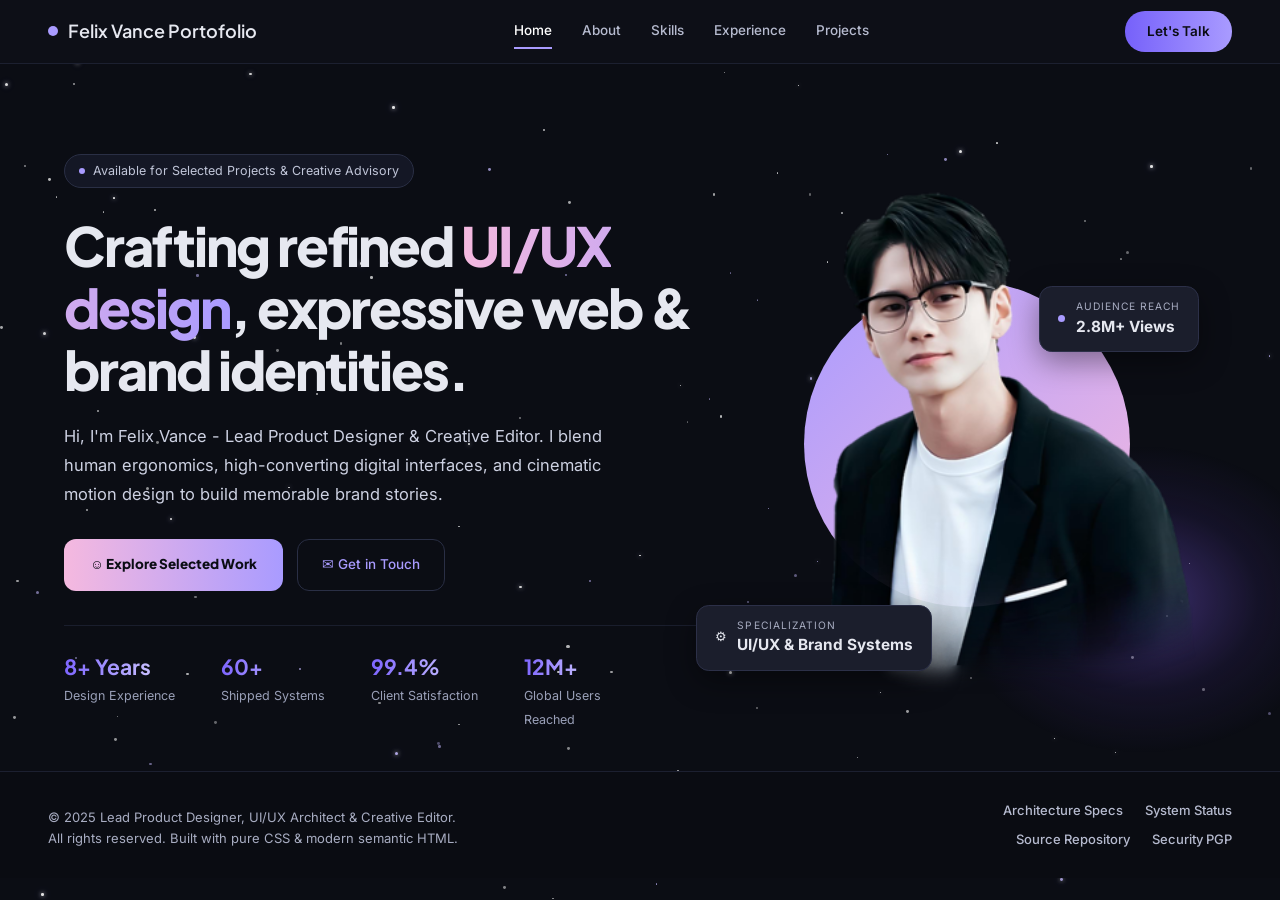
<file: index.html>
<!DOCTYPE html><html lang="en"><head>
    <meta charset="UTF-8">
    <meta name="viewport" content="width=device-width, initial-scale=1.0"><title>Home | Felix Vance Portfolio</title>

<link href="https://fonts.googleapis.com/css2?family=Inter:wght@400;500;600&family=Plus+Jakarta+Sans:wght@600;700;800&display=swap" rel="stylesheet">

<style>

    /* ===== BASE ===== */
    * {
        margin: 0;
        padding: 0;
        box-sizing: border-box;
    }

    body {
        background-color: #0b0d14;
        color: #e6e8f0;
        font-family: 'Inter', Arial, sans-serif;
        font-size: 15px;
        line-height: 1.6;
        min-height: 100vh;
    }

    a {
        text-decoration: none;
        color: inherit;
    }

    ul,
    ol {
        list-style: none;
    }


    /* ===== HEADER ===== */
    header {
        position: sticky;
        top: 0;
        z-index: 50;
        height: 64px;
        display: flex;
        align-items: center;
        justify-content: space-between;
        padding: 0 48px;
        background: #0d0f17;
        border-bottom: 1px solid #1c2030;
    }

    .logo {
        display: flex;
        align-items: center;
        gap: 10px;
        font-family: 'Plus Jakarta Sans', sans-serif;
        font-size: 18px;
        font-weight: 600;
    }

    .logo i {
        display: block;
        width: 10px;
        height: 10px;
        border-radius: 50%;
        background: #a99bff;
    }

    nav {
        display: flex;
        gap: 30px;
    }

    nav a {
        font-size: 13.5px;
        font-weight: 500;
        color: #b6bbcf;
        padding: 6px 0;
        border-bottom: 2px solid transparent;
        transition: .2s;
    }

    nav a:hover,
    nav a.on {
        color: #fff;
        border-bottom-color: #a99bff;
    }

    .btn {
    display: inline-block;
    padding: 10px 22px;
    border-radius: 20px;
    background: linear-gradient(90deg, #7661fa, #a99bff);
    color: #0b0d14;
    font-size: 13.5px;
    font-weight: 600;
    transition: .2s;
    }

    .btn:hover {
        transform: translateY(-2px);
        box-shadow: 0 8px 20px rgba(108, 99, 255, .4);
    }


    /* ===== LAYOUT ===== */
    main {
        max-width: 1200px;
        margin: 0 auto;
        padding: 44px 32px 60px;
    }

    .ph {
        display: flex;
        justify-content: space-between;
        align-items: flex-end;
        gap: 30px;
        padding-bottom: 20px;
        margin-bottom: 30px;
        border-bottom: 1px solid #1a1e2d;
    }

    .ph small {
        display: block;
        font-size: 12.5px;
        letter-spacing: 1.5px;
        color: #a99bff;
        text-transform: uppercase;
    }

    .ph h2 {
        font-family: 'Plus Jakarta Sans', sans-serif;
        font-size: 39px;
        font-weight: 700;
        line-height: 1.2;
        letter-spacing: -1px;
    }

    .ph p {
        max-width: 310px;
        font-size: 13.5px;
        color: #a8adc2;
    }

    .card {
        background: #151823;
        border: 1px solid #20243a;
        border-radius: 14px;
        padding: 26px;
        transition: .25s;
    }

    .card:hover {
        border-color: #3a3f66;
    }


    /* ===== FOOTER ===== */
    footer {
        display: flex;
        justify-content: space-between;
        align-items: center;
        gap: 30px;
        padding: 28px 48px;
        border-top: 1px solid #1c2030;
        background: #0a0c12;
        font-size: 13px;
        color: #a8adc2;
    }

    footer p {
        max-width: 420px;
        margin-top: 6px;
    }

    footer nav {
        flex-wrap: wrap;
        gap: 8px 22px;
        max-width: 340px;
        justify-content: flex-end;
    }

    footer nav a {
        font-size: 13px;
        padding: 0;
        border: 0;
    }


    /* ===== HOME ===== */

    /* Kolom kanan dan komposisi foto mengikuti lebar layar (em = 1vw) */

    .hero {
        display: grid;
        grid-template-columns: 1fr min(40.6vw, 552px);
        gap: 0;
        align-items: start;
        max-width: 1360px;
        margin: 0 auto;
        padding: 90px 64px 40px;
    }

    .badge {
        display: inline-flex;
        align-items: center;
        gap: 8px;
        padding: 6px 14px;
        border: 1px solid #2a2f45;
        border-radius: 20px;
        background: #141725;
        font-size: 12.5px;
        color: #c0c5d8;
    }

    .badge b {
        width: 6px;
        height: 6px;
        border-radius: 50%;
        background: #a99bff;
    }

    h1 {
        font-family: 'Plus Jakarta Sans', sans-serif;
        font-size: 54px;
        line-height: 1.15;
        font-weight: 800;
        letter-spacing: -2px;
        margin: 26px 0 22px;
    }

    h1 span {
    background: linear-gradient(90deg, #F5B9DF, #a99bff);
    -webkit-background-clip: text;
    -webkit-text-fill-color: transparent;
    background-clip: text;
    }

    .hero p {
        font-size: 16.5px;
        color: #cdd1e2;
        max-width: 540px;
        line-height: 1.75;
    }

    .cta {
        display: flex;
        gap: 14px;
        margin: 30px 0 34px;
    }

    .cta .btn {
    padding: 14px 26px;
    border-radius: 12px;
    font-weight: 800 !important;
    font-family: 'Plus Jakarta Sans', sans-serif;
    background: linear-gradient(90deg, #F5B9DF, #a99bff);
    color: #0b0d14;
    }

    .ghost {
        padding: 14px 24px;
        border: 1px solid #2a2f45;
        border-radius: 12px;
        font-size: 13.5px;
        font-weight: 500;
        color: #a99bff;
        transition: .2s;
    }

    .ghost:hover {
        background: #171a29;
        border-color: #6c63ff;
    }

    .stats {
        display: flex;
        gap: 46px;
        padding-top: 24px;
        border-top: 1px solid #1a1e2d;
    }

    .stats b {
    display: block;
    font-family: 'Plus Jakarta Sans', sans-serif;
    font-size: 21px;
    background: linear-gradient(90deg, #7d65ff, #dbd6ff);
    -webkit-background-clip: text;
    -webkit-text-fill-color: transparent;
    background-clip: text;
    }

    .stats small {
        font-size: 12.5px;
        color: #9aa0b8;
    }


    /* ===== PHOTO ===== */

    .photo {
        position: relative;
        font-size: min(1vw, 13.6px);
        width: 40.6em;
        height: 44em;
        margin-top: .8em;
    }

  .circle {
    position: absolute;
    left: 8.4em;
    top: 9.1em;
    width: 25.5em;
    height: 25.5em;
    border-radius: 50%;
    background: linear-gradient(135deg, #a99bff, #F5B9DF);
    z-index: 1;
    }

    .glow {
        position: absolute;
        left: 20em;
        top: 22em;
        width: 30em;
        height: 24em;
        z-index: 0;
        background: radial-gradient(
            closest-side,
            rgba(110, 80, 200, .5),
            rgba(60, 40, 120, .2) 60%,
            transparent
        );
    }

    .fc {
        position: absolute;
        z-index: 3;
        display: flex;
        align-items: center;
        gap: .8em;
        padding: .9em 1.4em;
        font-size: 1em;
        background: #1b1e2c;
        border: 1px solid #2c3048;
        border-radius: 1em;
        box-shadow: 0 10px 30px rgba(0, 0, 0, .4);
        transition: .25s;
    }

    .fc:hover {
        transform: translateY(-4px);
    }

    .fc small {
        display: block;
        font-size: .8em;
        letter-spacing: .1em;
        color: #a8adc2;
    }

    .fc b {
        font-size: 1.2em;
    }

    .fc1 {
        left: 26.8em;
        top: 9.5em;
    }

    .fc2 {
        left: 0;
        top: 34.4em;
    }

    .fc i {
        width: 7px;
        height: 7px;
        border-radius: 50%;
        background: #a99bff;
    }

    /* ===== PHOTO ===== */
.person {
    position: absolute;
    z-index: 2;
    top: -4em;
    width: 45em;
    height: 60em;
    background-image: url('foto.png');
    background-size: contain;
    background-repeat: no-repeat;
    background-position: center bottom;
}

/* ========================================
SPACE BACKGROUND
======================================== */

#space-background {
position: fixed;
inset: 0;
width: 100%;
height: 100%;
overflow: hidden;
pointer-events: none;
z-index: -1;
background: #0b0d14;
}

/* ===== STARS ===== */

#stars-container {
position: absolute;
inset: 0;
overflow: hidden;
}

.star {
position: absolute;
display: block;
border-radius: 50%;
background: #ffffff;
opacity: var(--star-opacity);

animation: star-twinkle var(--twinkle-duration) ease-in-out infinite;
animation-delay: var(--twinkle-delay);

will-change: opacity;

}

.star.bright {
box-shadow:
0 0 4px rgba(255, 255, 255, 0.8),
0 0 8px rgba(169, 155, 255, 0.5);
}

/* ===== STAR TWINKLING ===== */

@keyframes star-twinkle {
0%, 100% {
opacity: var(--star-opacity);
}

50% {
    opacity: 0.15;
}

}

/* ===== METEORS ===== */

#meteor-container {
position: absolute;
inset: 0;
overflow: hidden;
}

.meteor {
position: absolute;
width: var(--meteor-length);
height: var(--meteor-size);
border-radius: 50%;

background: linear-gradient(
    90deg,
    transparent,
    rgba(169, 155, 255, 0.15),
    rgba(210, 204, 255, 0.7),
    #ffffff
);

box-shadow:
    0 0 5px rgba(255, 255, 255, 0.7),
    0 0 12px rgba(169, 155, 255, 0.4);

opacity: 0;

animation: meteor-flight var(--meteor-duration) linear forwards;

will-change: transform, opacity;

}

.meteor::after {
content: "";
position: absolute;
right: 0;
top: 50%;
width: 4px;
height: 4px;
border-radius: 50%;
background: #ffffff;
transform: translateY(-50%);

box-shadow:
    0 0 5px #ffffff,
    0 0 10px #a99bff;

}

/* ===== METEOR MOVEMENT ===== */

@keyframes meteor-flight {
0% {
transform: translate3d(0, 0, 0) rotate(35deg);
opacity: 0;
}

10% {
    opacity: 1;
}

70% {
    opacity: 0.8;
}

100% {
    transform: translate3d(80vw, 100vh, 0) rotate(35deg);
    opacity: 0;
}

}

/* ===== REDUCED MOTION ===== */

@media (prefers-reduced-motion: reduce) {
.star {
animation: none;
}

.meteor {
    display: none;
    animation: none;
}

}

</style>

</head>
<body>
<!-- ===== SPACE BACKGROUND ===== -->
<div id="space-background" aria-hidden="true">
    <div id="stars-container"></div>
    <div id="meteor-container"></div>
</div>

    <!-- ===== HEADER ===== -->
<header>

    <a class="logo" href="index.html">
        <i></i>
        Felix Vance Portofolio
    </a>

    <nav>
        <a href="index.html" class="on">Home</a>
        <a href="about.html">About</a>
        <a href="skill.html">Skills</a>
        <a href="experience.html">Experience</a>
        <a href="project.html">Projects</a>
    </nav>

    <a class="btn" href="contact.html">Let's Talk</a>

</header>


<!-- ===== HOME CONTENT ===== -->
<section class="hero">

    <div>

        <span class="badge">
            <b></b>
            Available for Selected Projects &amp; Creative Advisory
        </span>

        <h1>
            Crafting refined <span>UI/UX design</span>, expressive web &amp; brand identities.
        </h1>

        <p>
            Hi, I'm Felix Vance - Lead Product Designer &amp; Creative Editor. I blend human ergonomics, high-converting digital interfaces, and cinematic motion design to build memorable brand stories.
        </p>

        <div class="cta">

            <a class="btn" href="experience.html">
                &#9786; Explore Selected Work
            </a>

            <a class="ghost" href="contact.html">
                &#9993; Get in Touch
            </a>

        </div>

        <div class="stats">

            <div>
                <b>8+ Years</b>
                <small>Design Experience</small>
            </div>

            <div>
                <b>60+</b>
                <small>Shipped Systems</small>
            </div>

            <div>
                <b>99.4%</b>
                <small>Client Satisfaction</small>
            </div>

            <div>
                <b>12M+</b>
                <small>Global Users<br>Reached</small>
            </div>

        </div>

    </div>


    <!-- ===== PHOTO COMPOSITION ===== -->
    <div class="photo">

        <div class="glow"></div>
        <div class="circle"></div>
        <div class="person"></div>

        <div class="fc fc1">
            <i></i>
            <div>
                <small>AUDIENCE REACH</small>
                <b>2.8M+ Views</b>
            </div>
        </div>

        <div class="fc fc2">
            <span>&#9881;</span>
            <div>
                <small>SPECIALIZATION</small>
                <b>UI/UX &amp; Brand Systems</b>
            </div>
        </div>

    </div>

</section>


<!-- ===== FOOTER ===== -->
<footer>

    <div>
        <p>
            &copy; 2025 Lead Product Designer, UI/UX Architect &amp; Creative Editor. All rights reserved. Built with pure CSS &amp; modern semantic HTML.
        </p>
    </div>

    <nav>
        <a href="#">Architecture Specs</a>
        <a href="#">System Status</a>
        <a href="#">Source Repository</a>
        <a href="#">Security PGP</a>
    </nav>

</footer>


<script>

/* ========================================
   SPACE BACKGROUND ANIMATION
======================================== */

const starsContainer = document.getElementById("stars-container");
const meteorContainer = document.getElementById("meteor-container");


// ===== CONFIGURATION =====

const STAR_COUNT_DESKTOP = 160;
const STAR_COUNT_MOBILE = 80;

const MIN_METEOR_DELAY = 2000;
const MAX_METEOR_DELAY = 4000;

const reducedMotion = window.matchMedia(
    "(prefers-reduced-motion: reduce)"
).matches;


// ===== RANDOM NUMBER =====

function random(min, max) {
    return Math.random() * (max - min) + min;
}


// ========================================
// 1. GENERATE STARS
// ========================================

function generateStars() {

    if (!starsContainer) return;

    starsContainer.innerHTML = "";

    const isMobile = window.innerWidth <= 768;

    const starCount = isMobile
        ? STAR_COUNT_MOBILE
        : STAR_COUNT_DESKTOP;

    const fragment = document.createDocumentFragment();

    for (let i = 0; i < starCount; i++) {

        const star = document.createElement("span");

        const size = random(1, 3.2);
        const opacity = random(0.35, 0.9);
        const duration = random(2, 6);
        const delay = random(-6, 0);

        const positionX = random(0, 100);
        const positionY = random(0, 100);

        const isPurple = Math.random() > 0.75;

        star.className = "star";

        if (opacity > 0.75) {
            star.classList.add("bright");
        }

        star.style.left = positionX + "%";
        star.style.top = positionY + "%";

        star.style.width = size + "px";
        star.style.height = size + "px";

        star.style.background = isPurple
            ? "#c5baff"
            : "#ffffff";

        star.style.setProperty("--star-opacity", opacity);
        star.style.setProperty("--twinkle-duration", duration + "s");
        star.style.setProperty("--twinkle-delay", delay + "s");

        fragment.appendChild(star);

    }

    starsContainer.appendChild(fragment);

}


// ========================================
// 2. GENERATE METEORS
// ========================================

function createMeteor() {

    if (!meteorContainer || reducedMotion) return;

    const meteor = document.createElement("div");

    const startX = random(0, 80);
    const startY = random(-20, 15);

    const length = random(65, 120);
    const size = random(1, 2);

    const duration = random(1.5, 2.8);

    meteor.className = "meteor";

    meteor.style.left = startX + "vw";
    meteor.style.top = startY + "vh";

    meteor.style.setProperty("--meteor-length", length + "px");
    meteor.style.setProperty("--meteor-size", size + "px");
    meteor.style.setProperty("--meteor-duration", duration + "s");

    meteorContainer.appendChild(meteor);

    meteor.addEventListener("animationend", () => {
        meteor.remove();
    }, { once: true });

    setTimeout(() => {
        meteor.remove();
    }, duration * 1000 + 500);

}


// ========================================
// 3. METEOR INTERVAL
// ========================================

function scheduleMeteor() {

    if (reducedMotion) return;

    const delay = random(
        MIN_METEOR_DELAY,
        MAX_METEOR_DELAY
    );

    setTimeout(() => {

        createMeteor();

        scheduleMeteor();

    }, delay);

}


// ========================================
// 4. INITIALIZE
// ========================================

generateStars();

if (!reducedMotion) {
    scheduleMeteor();
}


// ========================================
// 5. RESPONSIVE
// ========================================

let resizeTimer;

window.addEventListener("resize", () => {

    clearTimeout(resizeTimer);

    resizeTimer = setTimeout(() => {
        generateStars();
    }, 300);

});

</script>
</body>
</html>
</file>
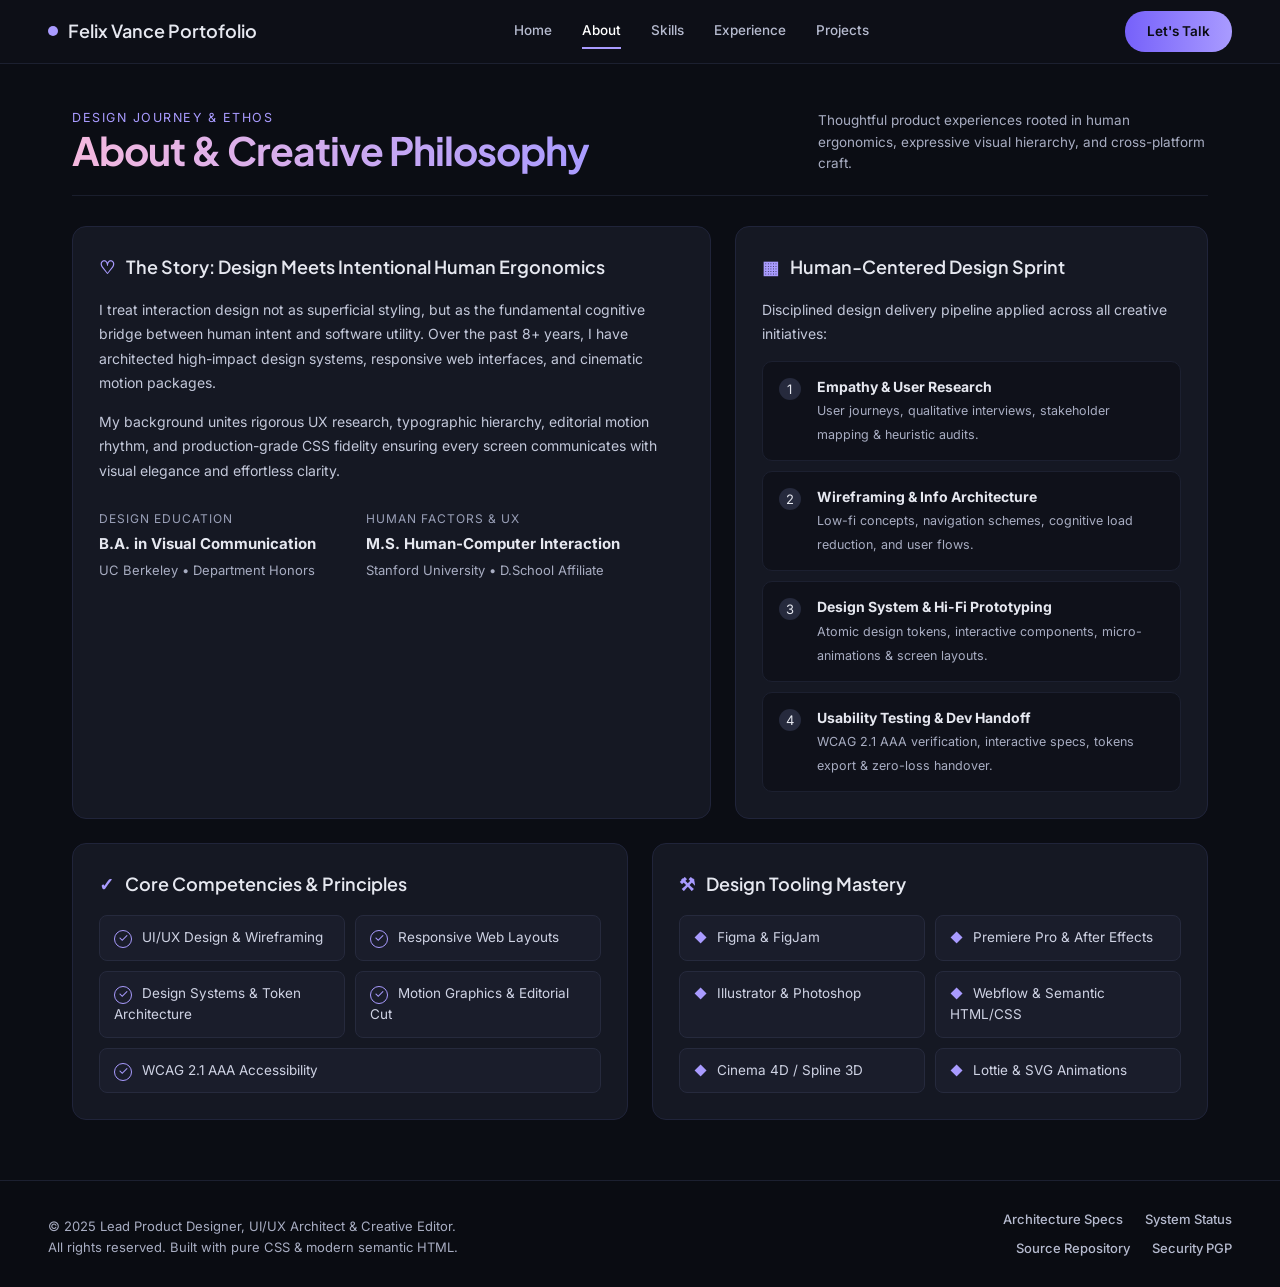
<file: about.html>
<!DOCTYPE html><html lang="en"><head>
    <meta charset="UTF-8">
    <meta name="viewport" content="width=device-width, initial-scale=1.0"><title>About | Felix Vance Portfolio</title>

<link href="https://fonts.googleapis.com/css2?family=Inter:wght@400;500;600&family=Plus+Jakarta+Sans:wght@600;700;800&display=swap" rel="stylesheet">

<link rel="stylesheet" href="about.css">

</head><body><!-- ===== HEADER ===== -->
<header>

    <a class="logo" href="index.html">
        <i></i>
        Felix Vance Portofolio
    </a>

    <nav>
        <a href="index.html">Home</a>
        <a href="about.html" class="on">About</a>
        <a href="skill.html">Skills</a>
        <a href="experience.html">Experience</a>
        <a href="project.html">Projects</a>
    </nav>

    <a class="btn" href="contact.html">Let's Talk</a>

</header>


<!-- ===== MAIN CONTENT ===== -->
<main>

    <!-- ===== PAGE HEADER ===== -->
    <div class="ph">

        <div>
            <small>Design Journey &amp; Ethos</small>
            <h2>About &amp; Creative Philosophy</h2>
        </div>

        <p>
            Thoughtful product experiences rooted in human ergonomics, expressive visual hierarchy, and cross-platform craft.
        </p>

    </div>


    <!-- ===== STORY & DESIGN PROCESS ===== -->
    <div class="g2">

        <!-- STORY -->
        <div class="card">

            <h3>
                <span>&#9825;</span>
                The Story: Design Meets Intentional Human Ergonomics
            </h3>

            <p>
                I treat interaction design not as superficial styling, but as the fundamental cognitive bridge between human intent and software utility. Over the past 8+ years, I have architected high-impact design systems, responsive web interfaces, and cinematic motion packages.
            </p>

            <p>
                My background unites rigorous UX research, typographic hierarchy, editorial motion rhythm, and production-grade CSS fidelity ensuring every screen communicates with visual elegance and effortless clarity.
            </p>

            <div class="edu">

                <div>
                    <small>DESIGN EDUCATION</small>
                    <b>B.A. in Visual Communication</b>
                    <span>UC Berkeley &bull; Department Honors</span>
                </div>

                <div>
                    <small>HUMAN FACTORS &amp; UX</small>
                    <b>M.S. Human-Computer Interaction</b>
                    <span>Stanford University &bull; D.School Affiliate</span>
                </div>

            </div>

        </div>


        <!-- DESIGN SPRINT -->
        <div class="card">

            <h3>
                <span>&#9638;</span>
                Human-Centered Design Sprint
            </h3>

            <p>
                Disciplined design delivery pipeline applied across all creative initiatives:
            </p>

            <ol class="sp">

                <li>
                    <b>Empathy &amp; User Research</b>
                    <span>User journeys, qualitative interviews, stakeholder mapping &amp; heuristic audits.</span>
                </li>

                <li>
                    <b>Wireframing &amp; Info Architecture</b>
                    <span>Low-fi concepts, navigation schemes, cognitive load reduction, and user flows.</span>
                </li>

                <li>
                    <b>Design System &amp; Hi-Fi Prototyping</b>
                    <span>Atomic design tokens, interactive components, micro-animations &amp; screen layouts.</span>
                </li>

                <li>
                    <b>Usability Testing &amp; Dev Handoff</b>
                    <span>WCAG 2.1 AAA verification, interactive specs, tokens export &amp; zero-loss handover.</span>
                </li>

            </ol>

        </div>

    </div>


    <!-- ===== COMPETENCIES & TOOLS ===== -->
    <div class="g2b">

        <!-- CORE COMPETENCIES -->
        <div class="card">

            <h3>
                <span>&#10003;</span>
                Core Competencies &amp; Principles
            </h3>

            <ul class="chips">

                <li>UI/UX Design &amp; Wireframing</li>
                <li>Responsive Web Layouts</li>
                <li>Design Systems &amp; Token Architecture</li>
                <li>Motion Graphics &amp; Editorial Cut</li>
                <li class="wide">WCAG 2.1 AAA Accessibility</li>

            </ul>

        </div>


        <!-- DESIGN TOOLS -->
        <div class="card">

            <h3>
                <span>&#9874;</span>
                Design Tooling Mastery
            </h3>

            <ul class="chips tools">

                <li>Figma &amp; FigJam</li>
                <li>Premiere Pro &amp; After Effects</li>
                <li>Illustrator &amp; Photoshop</li>
                <li>Webflow &amp; Semantic HTML/CSS</li>
                <li>Cinema 4D / Spline 3D</li>
                <li>Lottie &amp; SVG Animations</li>

            </ul>

        </div>

    </div>

</main>


<!-- ===== FOOTER ===== -->
<footer>

    <div>
        <p>
            &copy; 2025 Lead Product Designer, UI/UX Architect &amp; Creative Editor. All rights reserved. Built with pure CSS &amp; modern semantic HTML.
        </p>
    </div>

    <nav>
        <a href="#">Architecture Specs</a>
        <a href="#">System Status</a>
        <a href="#">Source Repository</a>
        <a href="#">Security PGP</a>
    </nav>

</footer>

</body>
</html>
</file>
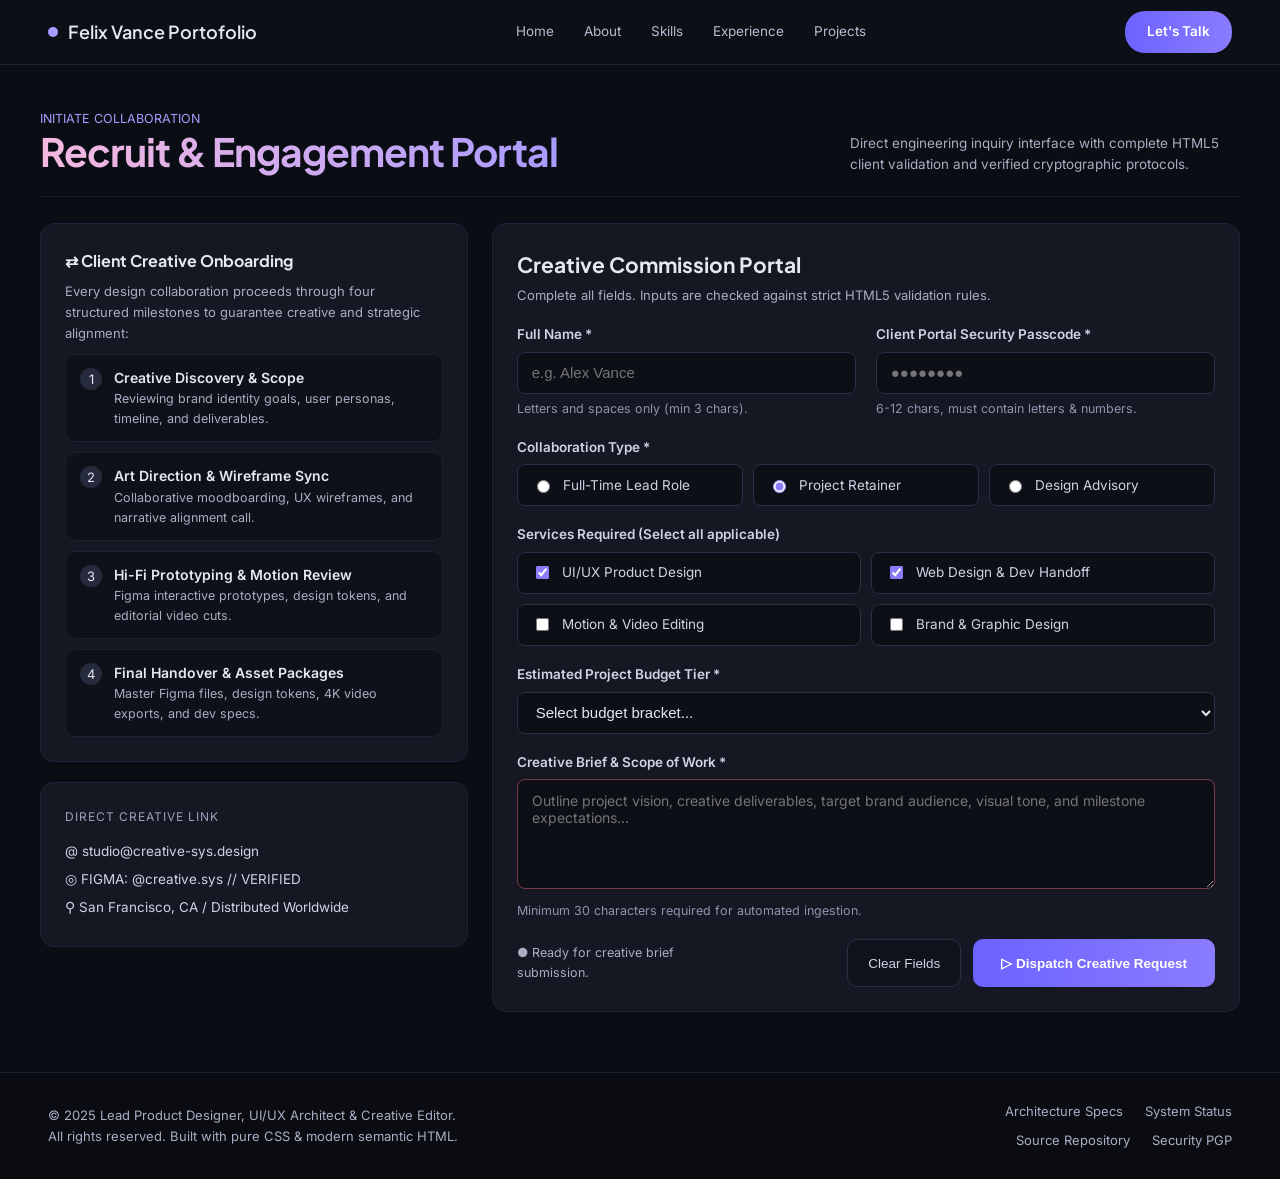
<file: contact.html>
<!DOCTYPE html>
<html lang="en">

<head>
    <meta charset="UTF-8">
    <meta name="viewport" content="width=device-width, initial-scale=1.0">

    <title>Contact | Felix Vance Portfolio</title>

    <link href="https://fonts.googleapis.com/css2?family=Inter:wght@400;500;600&family=Plus+Jakarta+Sans:wght@600;700;800&display=swap" rel="stylesheet">
</head>

<body style="margin:0;background:#0b0d14;color:#e6e8f0;font-family:Inter,Arial,sans-serif;font-size:15px;line-height:1.6;min-height:100vh">

    <!-- ===== HEADER ===== -->
    <header style="position:sticky;top:0;z-index:50;height:64px;display:flex;align-items:center;justify-content:space-between;padding:0 48px;background:#0d0f17;border-bottom:1px solid #1c2030">

        <a href="index.html" style="display:flex;align-items:center;gap:10px;font-family:'Plus Jakarta Sans',sans-serif;font-size:18px;font-weight:600;color:#e6e8f0;text-decoration:none">
            <i style="display:block;width:10px;height:10px;border-radius:50%;background:#a99bff"></i>
            Felix Vance Portofolio
        </a>

        <nav style="display:flex;gap:30px">
            <a href="index.html" style="color:#b6bbcf;font-size:13.5px;text-decoration:none">Home</a>
            <a href="about.html" style="color:#b6bbcf;font-size:13.5px;text-decoration:none">About</a>
            <a href="skill.html" style="color:#b6bbcf;font-size:13.5px;text-decoration:none">Skills</a>
            <a href="experience.html" style="color:#b6bbcf;font-size:13.5px;text-decoration:none">Experience</a>
            <a href="project.html" style="color:#b6bbcf;font-size:13.5px;text-decoration:none">Projects</a>
        </nav>

        <a href="contact.html" style="padding:10px 22px;border-radius:20px;background:linear-gradient(90deg,#6c63ff,#8a7cff);color:#fff;font-size:13.5px;font-weight:600;text-decoration:none">
            Let's Talk
        </a>

    </header>


    <!-- ===== MAIN CONTENT ===== -->
    <main style="max-width:1200px;margin:0 auto;padding:44px 32px 60px">

        <!-- ===== PAGE HEADER ===== -->
        <div style="display:flex;justify-content:space-between;align-items:flex-end;gap:30px;padding-bottom:20px;margin-bottom:26px;border-bottom:1px solid #1a1e2d">

            <div>
                <small style="display:block;font-size:12.5px;letter-spacing:1.5p;color:#a99bff;text-transform:uppercase">
                    Initiate Collaboration
                </small> 

                <h2 style="margin:0;font-family:'Plus Jakarta Sans',sans-serif;font-size:39px;font-weight:700;letter-spacing:-1px;line-height:1.2;background:linear-gradient(90deg,#F5B9DF,#a99bff);-webkit-background-clip:text;-webkit-text-fill-color:transparent;background-clip:text">
                    Recruit &amp; Engagement Portal
                </h2>
            </div>

            <p style="max-width:390px;margin:0;font-size:13.5px;color:#a8adc2">
                Direct engineering inquiry interface with complete HTML5 client validation and verified cryptographic protocols.
            </p>

        </div>


        <!-- ===== CONTACT LAYOUT ===== -->
        <div style="display:grid;grid-template-columns:1fr 1.75fr;gap:24px;align-items:start">


            <!-- ===== LEFT COLUMN ===== -->
            <div>

                <!-- CLIENT CREATIVE ONBOARDING -->
                <div style="background:#151823;border:1px solid #20243a;border-radius:14px;padding:24px;box-sizing:border-box">

                    <h3 style="margin:0 0 8px;font-family:'Plus Jakarta Sans',sans-serif;font-size:16px">
                        &#8644; Client Creative Onboarding
                    </h3>

                    <p style="margin:0 0 6px;font-size:13px;color:#a8adc2">
                        Every design collaboration proceeds through four structured milestones to guarantee creative and strategic alignment:
                    </p>

                    <ol style="list-style:none;margin:0;padding:0">

                        <li style="position:relative;padding:12px 14px 12px 48px;margin-top:10px;background:#0f111a;border:1px solid #1c2030;border-radius:10px;font-size:12.5px;color:#a8adc2">

                            <span style="position:absolute;left:14px;top:13px;width:22px;height:22px;border-radius:50%;background:#262a3d;text-align:center;font-size:13px;line-height:22px;color:#e6e8f0">
                                1
                            </span>

                            <b style="display:block;font-size:14px;color:#e6e8f0;font-weight:600">
                                Creative Discovery &amp; Scope
                            </b>

                            Reviewing brand identity goals, user personas, timeline, and deliverables.

                        </li>


                        <li style="position:relative;padding:12px 14px 12px 48px;margin-top:10px;background:#0f111a;border:1px solid #1c2030;border-radius:10px;font-size:12.5px;color:#a8adc2">

                            <span style="position:absolute;left:14px;top:13px;width:22px;height:22px;border-radius:50%;background:#262a3d;text-align:center;font-size:13px;line-height:22px;color:#e6e8f0">
                                2
                            </span>

                            <b style="display:block;font-size:14px;color:#e6e8f0;font-weight:600">
                                Art Direction &amp; Wireframe Sync
                            </b>

                            Collaborative moodboarding, UX wireframes, and narrative alignment call.

                        </li>


                        <li style="position:relative;padding:12px 14px 12px 48px;margin-top:10px;background:#0f111a;border:1px solid #1c2030;border-radius:10px;font-size:12.5px;color:#a8adc2">

                            <span style="position:absolute;left:14px;top:13px;width:22px;height:22px;border-radius:50%;background:#262a3d;text-align:center;font-size:13px;line-height:22px;color:#e6e8f0">
                                3
                            </span>

                            <b style="display:block;font-size:14px;color:#e6e8f0;font-weight:600">
                                Hi-Fi Prototyping &amp; Motion Review
                            </b>

                            Figma interactive prototypes, design tokens, and editorial video cuts.

                        </li>


                        <li style="position:relative;padding:12px 14px 12px 48px;margin-top:10px;background:#0f111a;border:1px solid #1c2030;border-radius:10px;font-size:12.5px;color:#a8adc2">

                            <span style="position:absolute;left:14px;top:13px;width:22px;height:22px;border-radius:50%;background:#262a3d;text-align:center;font-size:13px;line-height:22px;color:#e6e8f0">
                                4
                            </span>

                            <b style="display:block;font-size:14px;color:#e6e8f0;font-weight:600">
                                Final Handover &amp; Asset Packages
                            </b>

                            Master Figma files, design tokens, 4K video exports, and dev specs.

                        </li>

                    </ol>

                </div>


                <!-- DIRECT CREATIVE LINK -->
                <div style="background:#151823;border:1px solid #20243a;border-radius:14px;padding:24px;box-sizing:border-box;margin-top:20px">

                    <small style="display:block;font-size:12px;letter-spacing:1px;color:#9aa0b8;margin-bottom:10px">
                        DIRECT CREATIVE LINK
                    </small>

                    <div style="font-size:13.5px;line-height:2.1;color:#cfd3e4">
                        &#64; studio@creative-sys.design<br>
                        &#9678; FIGMA: @creative.sys // VERIFIED<br>
                        &#9906; San Francisco, CA / Distributed Worldwide
                    </div>

                </div>

            </div>


            <!-- ===== RIGHT COLUMN: CONTACT FORM ===== -->
            <form action="contact.html" method="get" style="background:#151823;border:1px solid #20243a;border-radius:14px;padding:24px;box-sizing:border-box">

                <h3 style="margin:0 0 4px;font-family:'Plus Jakarta Sans',sans-serif;font-size:21px">
                    Creative Commission Portal
                </h3>

                <p style="margin:0;font-size:13px;color:#a8adc2">
                    Complete all fields. Inputs are checked against strict HTML5 validation rules.
                </p>


                <!-- NAME & PASSWORD INPUT -->
                <div style="display:grid;grid-template-columns:1fr 1fr;gap:20px">

                    <!-- FULL NAME -->
                    <div>

                        <label for="nm" style="display:block;font-size:13.5px;font-weight:600;color:#cfd3e4;margin-top:18px">
                            Full Name *
                        </label>

                        <input
                            type="text"
                            id="nm"
                            name="nama"
                            placeholder="e.g. Alex Vance"
                            required
                            minlength="3"
                            pattern="[A-Za-z ]{3,}"
                            title="Letters and spaces only (min 3 chars)"
                            style="width:100%;height:42px;box-sizing:border-box;background:#0d0f17;border:1px solid #2a2f45;border-radius:8px;padding:0 14px;color:#e6e8f0;font-size:15px;margin-top:6px"
                        >

                        <p style="font-size:12.5px;color:#8e93ac;margin:5px 0 0">
                            Letters and spaces only (min 3 chars).
                        </p>

                    </div>


                    <!-- PASSWORD -->
                    <div>

                        <label for="pw" style="display:block;font-size:13.5px;font-weight:600;color:#cfd3e4;margin-top:18px">
                            Client Portal Security Passcode *
                        </label>

                        <input
                            type="password"
                            id="pw"
                            name="passcode"
                            placeholder="&#9679;&#9679;&#9679;&#9679;&#9679;&#9679;&#9679;&#9679;"
                            required
                            minlength="6"
                            maxlength="12"
                            pattern="(?=.*[A-Za-z])(?=.*[0-9]).{6,12}"
                            title="6-12 chars, must contain letters and numbers"
                            style="width:100%;height:42px;box-sizing:border-box;background:#0d0f17;border:1px solid #2a2f45;border-radius:8px;padding:0 14px;color:#e6e8f0;font-size:15px;margin-top:6px"
                        >

                        <p style="font-size:12.5px;color:#8e93ac;margin:5px 0 0">
                            6-12 chars, must contain letters &amp; numbers.
                        </p>

                    </div>

                </div>


                <!-- RADIO BUTTON -->
                <span style="display:block;font-size:13.5px;font-weight:600;color:#cfd3e4;margin-top:18px">
                    Collaboration Type *
                </span>

                <div style="display:grid;grid-template-columns:repeat(3,1fr);gap:10px;margin-top:6px">

                    <label style="display:flex;align-items:center;gap:10px;height:42px;box-sizing:border-box;padding:0 14px;background:#0d0f17;border:1px solid #2a2f45;border-radius:8px;font-size:13.5px;color:#cfd3e4">
                        <input type="radio" name="tipe" value="fulltime" required style="accent-color:#8a7cff">
                        Full-Time Lead Role
                    </label>

                    <label style="display:flex;align-items:center;gap:10px;height:42px;box-sizing:border-box;padding:0 14px;background:#0d0f17;border:1px solid #2a2f45;border-radius:8px;font-size:13.5px;color:#cfd3e4">
                        <input type="radio" name="tipe" value="retainer" checked style="accent-color:#8a7cff">
                        Project Retainer
                    </label>

                    <label style="display:flex;align-items:center;gap:10px;height:42px;box-sizing:border-box;padding:0 14px;background:#0d0f17;border:1px solid #2a2f45;border-radius:8px;font-size:13.5px;color:#cfd3e4">
                        <input type="radio" name="tipe" value="advisory" style="accent-color:#8a7cff">
                        Design Advisory
                    </label>

                </div>


                <!-- CHECKBOX -->
                <span style="display:block;font-size:13.5px;font-weight:600;color:#cfd3e4;margin-top:18px">
                    Services Required (Select all applicable)
                </span>

                <div style="display:grid;grid-template-columns:1fr 1fr;gap:10px;margin-top:6px">

                    <label style="display:flex;align-items:center;gap:10px;height:42px;box-sizing:border-box;padding:0 14px;background:#0d0f17;border:1px solid #2a2f45;border-radius:8px;font-size:13.5px;color:#cfd3e4">
                        <input type="checkbox" name="layanan" value="uiux" checked style="accent-color:#8a7cff">
                        UI/UX Product Design
                    </label>

                    <label style="display:flex;align-items:center;gap:10px;height:42px;box-sizing:border-box;padding:0 14px;background:#0d0f17;border:1px solid #2a2f45;border-radius:8px;font-size:13.5px;color:#cfd3e4">
                        <input type="checkbox" name="layanan" value="web" checked style="accent-color:#8a7cff">
                        Web Design &amp; Dev Handoff
                    </label>

                    <label style="display:flex;align-items:center;gap:10px;height:42px;box-sizing:border-box;padding:0 14px;background:#0d0f17;border:1px solid #2a2f45;border-radius:8px;font-size:13.5px;color:#cfd3e4">
                        <input type="checkbox" name="layanan" value="motion" style="accent-color:#8a7cff">
                        Motion &amp; Video Editing
                    </label>

                    <label style="display:flex;align-items:center;gap:10px;height:42px;box-sizing:border-box;padding:0 14px;background:#0d0f17;border:1px solid #2a2f45;border-radius:8px;font-size:13.5px;color:#cfd3e4">
                        <input type="checkbox" name="layanan" value="brand" style="accent-color:#8a7cff">
                        Brand &amp; Graphic Design
                    </label>

                </div>


                <!-- SELECT OPTION -->
                <label for="bg" style="display:block;font-size:13.5px;font-weight:600;color:#cfd3e4;margin-top:18px">
                    Estimated Project Budget Tier *
                </label>

                <select id="bg" name="budget" required style="width:100%;height:42px;box-sizing:border-box;background:#0d0f17;border:1px solid #2a2f45;border-radius:8px;padding:0 14px;color:#e6e8f0;font-size:15px;margin-top:6px">

                    <option value="">Select budget bracket...</option>
                    <option value="1">Starter &mdash; under $2,000</option>
                    <option value="2">Growth &mdash; $2,000 &ndash; $10,000</option>
                    <option value="3">Premium &mdash; $10,000 &ndash; $50,000</option>
                    <option value="4">Enterprise &mdash; $50,000+</option>

                </select>


                <!-- TEXT AREA -->
                <label for="br" style="display:block;font-size:13.5px;font-weight:600;color:#cfd3e4;margin-top:18px">
                    Creative Brief &amp; Scope of Work *
                </label>

                <textarea
                    id="br"
                    name="brief"
                    required
                    minlength="30"
                    placeholder="Outline project vision, creative deliverables, target brand audience, visual tone, and milestone expectations..."
                    style="width:100%;height:110px;box-sizing:border-box;margin-top:6px;padding:12px 14px;background:#0d0f17;border:1px solid #7a3a45;border-radius:8px;color:#e6e8f0;font-family:Inter,Arial,sans-serif;font-size:14px;resize:vertical"
                ></textarea>

                <p style="font-size:12.5px;color:#8e93ac;margin:5px 0 0">
                    Minimum 30 characters required for automated ingestion.
                </p>


                <!-- FORM BUTTONS -->
                <div style="display:flex;align-items:center;justify-content:space-between;gap:14px;margin-top:18px">

                    <span style="font-size:12.5px;color:#a8adc2;max-width:170px">
                        &#9679; Ready for creative brief submission.
                    </span>

                    <div style="display:flex;gap:12px">

                        <button type="reset" style="height:48px;padding:0 20px;background:#10121b;border:1px solid #2a2f45;border-radius:10px;color:#cfd3e4;font-size:13.5px;cursor:pointer">
                            Clear Fields
                        </button>

                        <button type="submit" style="height:48px;padding:0 28px;background:linear-gradient(90deg,#6c63ff,#8a7cff);border:0;border-radius:10px;color:#fff;font-size:13.5px;font-weight:600;cursor:pointer">
                            &#9655; Dispatch Creative Request
                        </button>

                    </div>

                </div>

            </form>

        </div>

    </main>


    <!-- ===== FOOTER ===== -->
    <footer style="display:flex;justify-content:space-between;align-items:center;gap:30px;padding:28px 48px;border-top:1px solid #1c2030;background:#0a0c12;font-size:13px;color:#a8adc2">

        <div>
            <p style="margin:0;max-width:420px">
                &copy; 2025 Lead Product Designer, UI/UX Architect &amp; Creative Editor. All rights reserved. Built with pure CSS &amp; modern semantic HTML.
            </p>
        </div>

        <nav style="display:flex;flex-wrap:wrap;gap:8px 22px;max-width:340px;justify-content:flex-end">

            <a href="#" style="color:#a8adc2;text-decoration:none">
                Architecture Specs
            </a>

            <a href="#" style="color:#a8adc2;text-decoration:none">
                System Status
            </a>

            <a href="#" style="color:#a8adc2;text-decoration:none">
                Source Repository
            </a>

            <a href="#" style="color:#a8adc2;text-decoration:none">
                Security PGP
            </a>

        </nav>

    </footer>

</body>
</html>
</file>
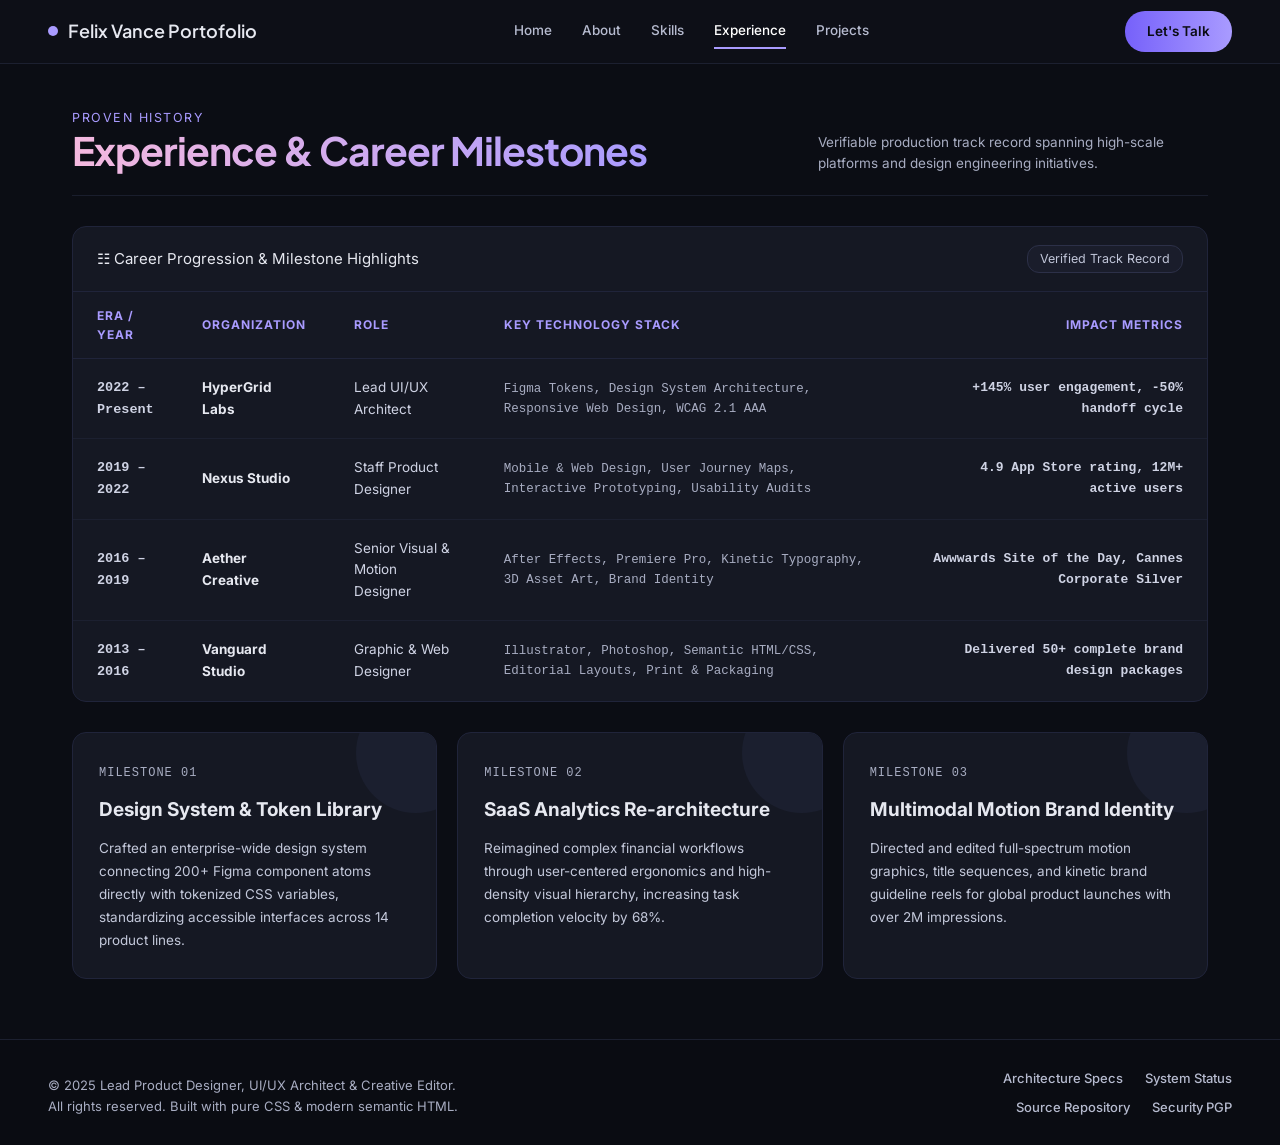
<file: experience.html>
<!DOCTYPE html>
<html lang="en">

<head>
    <meta charset="UTF-8">
    <meta name="viewport" content="width=device-width, initial-scale=1.0">

    <title>Experience | Felix Vance Portfolio</title>

    <link href="https://fonts.googleapis.com/css2?family=Inter:wght@400;500;600&family=Plus+Jakarta+Sans:wght@600;700;800&display=swap" rel="stylesheet">

    <link rel="stylesheet" href="experience.css">
</head>

<body>

    <!-- ===== HEADER ===== -->
    <header>

        <a class="logo" href="index.html">
            <i></i>
            Felix Vance Portofolio
        </a>

        <nav>
            <a href="index.html">Home</a>
            <a href="about.html">About</a>
            <a href="skill.html">Skills</a>
            <a href="experience.html" class="on">Experience</a>
            <a href="project.html">Projects</a>
        </nav>

        <a class="btn" href="contact.html">Let's Talk</a>

    </header>


    <!-- ===== MAIN CONTENT ===== -->
    <main>

        <!-- ===== PAGE HEADER ===== -->
        <div class="ph">

            <div>
                <small>Proven History</small>
                <h2>Experience &amp; Career Milestones</h2>
            </div>

            <p>
                Verifiable production track record spanning high-scale platforms and design engineering initiatives.
            </p>

        </div>


        <!-- ===== CAREER PROGRESSION TABLE ===== -->
        <div class="card wrap">

            <div class="wh">
                <span>&#9783; Career Progression &amp; Milestone Highlights</span>
                <span class="pill">Verified Track Record</span>
            </div>

            <table>

                <thead>
                    <tr>
                        <th>Era / Year</th>
                        <th>Organization</th>
                        <th>Role</th>
                        <th>Key Technology Stack</th>
                        <th>Impact Metrics</th>
                    </tr>
                </thead>

                <tbody>

                    <tr>
                        <td class="era">2022 &ndash; Present</td>
                        <td class="org">HyperGrid Labs</td>
                        <td class="role">Lead UI/UX Architect</td>
                        <td class="stack">
                            Figma Tokens, Design System Architecture, Responsive Web Design, WCAG 2.1 AAA
                        </td>
                        <td class="imp">+145% user engagement, -50% handoff cycle</td>
                    </tr>

                    <tr>
                        <td class="era">2019 &ndash; 2022</td>
                        <td class="org">Nexus Studio</td>
                        <td class="role">Staff Product Designer</td>
                        <td class="stack">
                            Mobile &amp; Web Design, User Journey Maps, Interactive Prototyping, Usability Audits
                        </td>
                        <td class="imp">4.9 App Store rating, 12M+ active users</td>
                    </tr>

                    <tr>
                        <td class="era">2016 &ndash; 2019</td>
                        <td class="org">Aether Creative</td>
                        <td class="role">Senior Visual &amp; Motion Designer</td>
                        <td class="stack">
                            After Effects, Premiere Pro, Kinetic Typography, 3D Asset Art, Brand Identity
                        </td>
                        <td class="imp">Awwwards Site of the Day, Cannes Corporate Silver</td>
                    </tr>

                    <tr>
                        <td class="era">2013 &ndash; 2016</td>
                        <td class="org">Vanguard Studio</td>
                        <td class="role">Graphic &amp; Web Designer</td>
                        <td class="stack">
                            Illustrator, Photoshop, Semantic HTML/CSS, Editorial Layouts, Print &amp; Packaging
                        </td>
                        <td class="imp">Delivered 50+ complete brand design packages</td>
                    </tr>

                </tbody>

            </table>

        </div>


        <!-- ===== CAREER MILESTONES ===== -->
        <div class="ms">

            <!-- MILESTONE 01 -->
            <div class="card mc">

                <small>MILESTONE 01</small>

                <h3>Design System &amp; Token Library</h3>

                <p>
                    Crafted an enterprise-wide design system connecting 200+ Figma component atoms directly with tokenized CSS variables, standardizing accessible interfaces across 14 product lines.
                </p>

            </div>


            <!-- MILESTONE 02 -->
            <div class="card mc">

                <small>MILESTONE 02</small>

                <h3>SaaS Analytics Re-architecture</h3>

                <p>
                    Reimagined complex financial workflows through user-centered ergonomics and high-density visual hierarchy, increasing task completion velocity by 68%.
                </p>

            </div>


            <!-- MILESTONE 03 -->
            <div class="card mc">

                <small>MILESTONE 03</small>

                <h3>Multimodal Motion Brand Identity</h3>

                <p>
                    Directed and edited full-spectrum motion graphics, title sequences, and kinetic brand guideline reels for global product launches with over 2M impressions.
                </p>

            </div>

        </div>

    </main>


    <!-- ===== FOOTER ===== -->
    <footer>

        <div>
            <p>
                &copy; 2025 Lead Product Designer, UI/UX Architect &amp; Creative Editor. All rights reserved. Built with pure CSS &amp; modern semantic HTML.
            </p>
        </div>

        <nav>
            <a href="#">Architecture Specs</a>
            <a href="#">System Status</a>
            <a href="#">Source Repository</a>
            <a href="#">Security PGP</a>
        </nav>

    </footer>

</body>
</html>
</file>
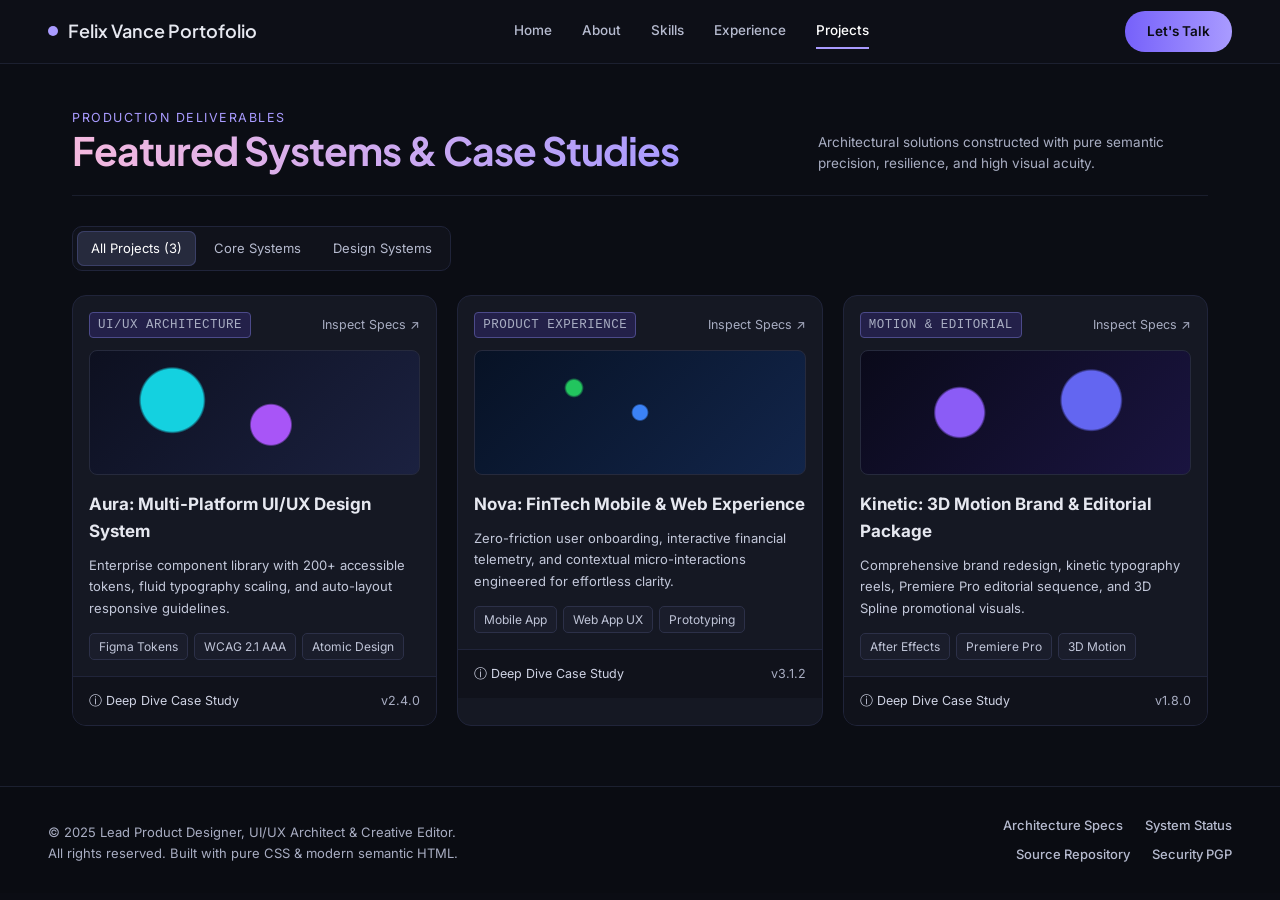
<file: project.html>
<!DOCTYPE html>
<html lang="en">

<head>
    <meta charset="UTF-8">
    <meta name="viewport" content="width=device-width, initial-scale=1.0">

    <title>Projects | Felix Vance Portfolio</title>

    <link href="https://fonts.googleapis.com/css2?family=Inter:wght@400;500;600&family=Plus+Jakarta+Sans:wght@600;700;800&display=swap" rel="stylesheet">

    <link rel="stylesheet" href="project.css">
</head>

<body>

    <!-- ===== HEADER ===== -->
    <header>

        <a class="logo" href="index.html">
            <i></i>
            Felix Vance Portofolio
        </a>

        <nav>
            <a href="index.html">Home</a>
            <a href="about.html">About</a>
            <a href="skill.html">Skills</a>
            <a href="experience.html">Experience</a>
            <a href="project.html" class="on">Projects</a>
        </nav>

        <a class="btn" href="contact.html">Let's Talk</a>

    </header>


    <!-- ===== MAIN CONTENT ===== -->
    <main>

        <!-- ===== PAGE HEADER ===== -->
        <div class="ph">

            <div>
                <small>Production Deliverables</small>
                <h2>Featured Systems &amp; Case Studies</h2>
            </div>

            <p>
                Architectural solutions constructed with pure semantic precision, resilience, and high visual acuity.
            </p>

        </div>


        <!-- ===== PROJECT FILTERS ===== -->
        <input class="f" type="radio" name="flt" id="f1" checked>
        <input class="f" type="radio" name="flt" id="f2">
        <input class="f" type="radio" name="flt" id="f3">

        <div class="tabs">
            <label for="f1">All Projects (3)</label>
            <label for="f2">Core Systems</label>
            <label for="f3">Design Systems</label>
        </div>


        <!-- ===== PROJECT GRID ===== -->
        <div class="grid">

            <!-- PROJECT 01 -->
            <div class="card pc design">

                <div class="pt">
                    <span class="cat">UI/UX ARCHITECTURE</span>
                    <span>Inspect Specs &#8599;</span>
                </div>

                <div class="th t1"></div>

                <div class="pb">

                    <h3>Aura: Multi-Platform UI/UX Design System</h3>

                    <p>
                        Enterprise component library with 200+ accessible tokens, fluid typography scaling, and auto-layout responsive guidelines.
                    </p>

                    <ul class="tg">
                        <li>Figma Tokens</li>
                        <li>WCAG 2.1 AAA</li>
                        <li>Atomic Design</li>
                    </ul>

                </div>

                <div class="pf">
                    <span>&#9432; Deep Dive Case Study</span>
                    <em>v2.4.0</em>
                </div>

            </div>


            <!-- PROJECT 02 -->
            <div class="card pc core">

                <div class="pt">
                    <span class="cat">PRODUCT EXPERIENCE</span>
                    <span>Inspect Specs &#8599;</span>
                </div>

                <div class="th t2"></div>

                <div class="pb">

                    <h3>Nova: FinTech Mobile &amp; Web Experience</h3>

                    <p>
                        Zero-friction user onboarding, interactive financial telemetry, and contextual micro-interactions engineered for effortless clarity.
                    </p>

                    <ul class="tg">
                        <li>Mobile App</li>
                        <li>Web App UX</li>
                        <li>Prototyping</li>
                    </ul>

                </div>

                <div class="pf">
                    <span>&#9432; Deep Dive Case Study</span>
                    <em>v3.1.2</em>
                </div>

            </div>


            <!-- PROJECT 03 -->
            <div class="card pc core">

                <div class="pt">
                    <span class="cat">MOTION &amp; EDITORIAL</span>
                    <span>Inspect Specs &#8599;</span>
                </div>

                <div class="th t3"></div>

                <div class="pb">

                    <h3>Kinetic: 3D Motion Brand &amp; Editorial Package</h3>

                    <p>
                        Comprehensive brand redesign, kinetic typography reels, Premiere Pro editorial sequence, and 3D Spline promotional visuals.
                    </p>

                    <ul class="tg">
                        <li>After Effects</li>
                        <li>Premiere Pro</li>
                        <li>3D Motion</li>
                    </ul>

                </div>

                <div class="pf">
                    <span>&#9432; Deep Dive Case Study</span>
                    <em>v1.8.0</em>
                </div>

            </div>

        </div>

    </main>


    <!-- ===== FOOTER ===== -->
    <footer>

        <div>
            <p>
                &copy; 2025 Lead Product Designer, UI/UX Architect &amp; Creative Editor. All rights reserved. Built with pure CSS &amp; modern semantic HTML.
            </p>
        </div>

        <nav>
            <a href="#">Architecture Specs</a>
            <a href="#">System Status</a>
            <a href="#">Source Repository</a>
            <a href="#">Security PGP</a>
        </nav>

    </footer>

</body>
</html>
</file>
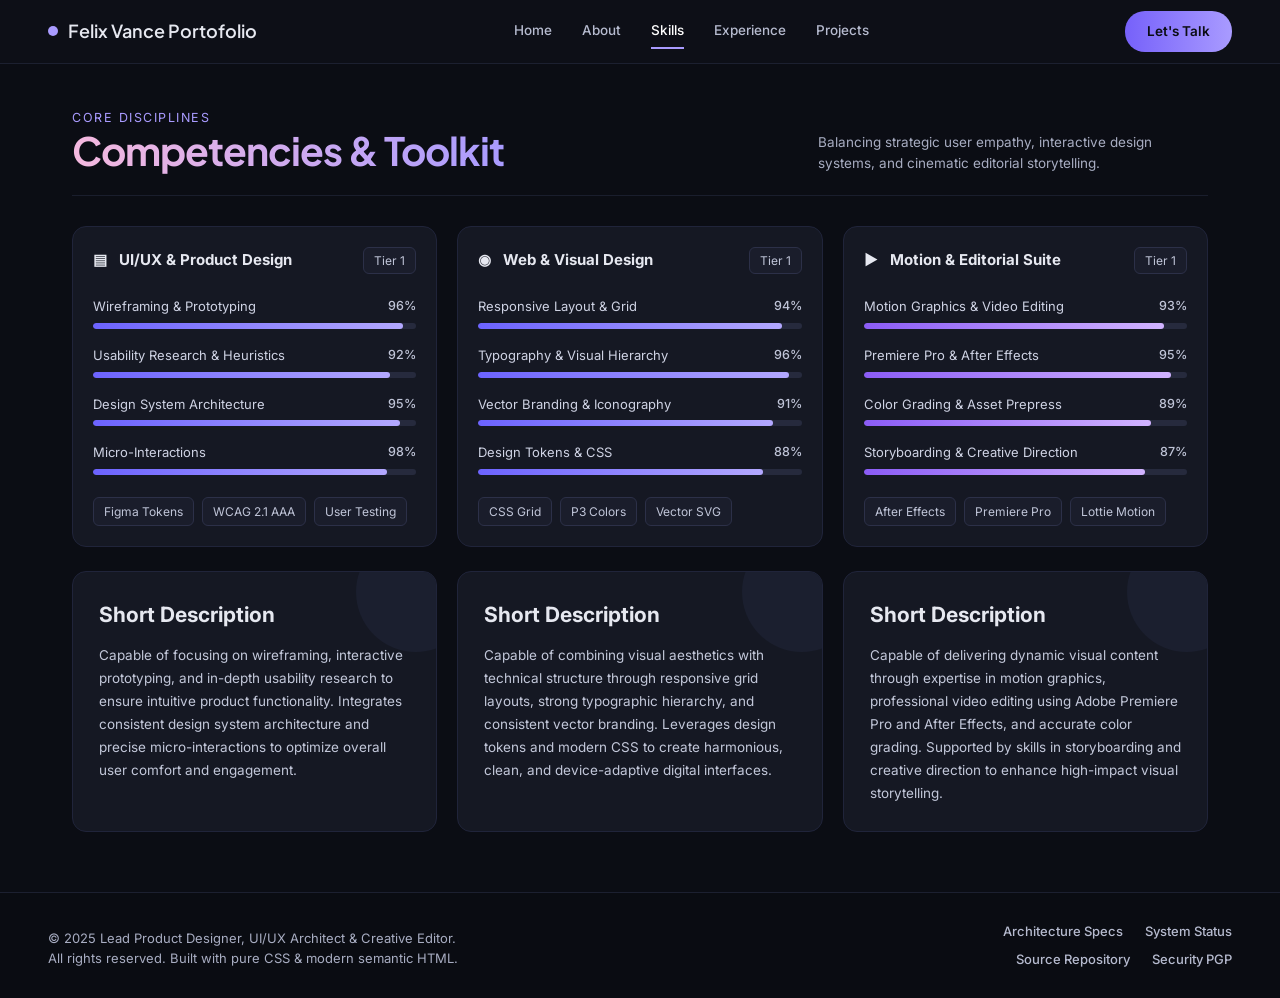
<file: skill.html>
<!DOCTYPE html>
<html lang="en">

<head>
    <meta charset="UTF-8">
    <meta name="viewport" content="width=device-width, initial-scale=1.0">

    <title>Skills | Felix Vance Portfolio</title>

    <link href="https://fonts.googleapis.com/css2?family=Inter:wght@400;500;600&family=Plus+Jakarta+Sans:wght@600;700;800&display=swap" rel="stylesheet">

    <link rel="stylesheet" href="skill.css">
</head>

<body>

    <!-- ===== HEADER ===== -->
    <header>

        <a class="logo" href="index.html">
            <i></i>
            Felix Vance Portofolio
        </a>

        <nav>
            <a href="index.html">Home</a>
            <a href="about.html">About</a>
            <a href="skill.html" class="on">Skills</a>
            <a href="experience.html">Experience</a>
            <a href="project.html">Projects</a>
        </nav>

        <a class="btn" href="contact.html">Let's Talk</a>

    </header>


    <!-- ===== MAIN CONTENT ===== -->
    <main>

        <!-- ===== PAGE HEADER ===== -->
        <div class="ph">

            <div>
                <small>Core Disciplines</small>
                <h2>Competencies &amp; Toolkit</h2>
            </div>

            <p>
                Balancing strategic user empathy, interactive design systems, and cinematic editorial storytelling.
            </p>

        </div>


        <!-- ===== SKILL CARDS ===== -->
        <div class="g3">

            <!-- UI/UX & PRODUCT DESIGN -->
            <div class="card sk">

                <div class="top">
                    <h3>
                        <span>&#9636;</span>
                        UI/UX &amp; Product Design
                    </h3>

                    <span class="tier">Tier 1</span>
                </div>

                <div class="row">
                    Wireframing &amp; Prototyping
                    <b>96%</b>
                </div>
                <div class="bar">
                    <span class="p96"></span>
                </div>

                <div class="row">
                    Usability Research &amp; Heuristics
                    <b>92%</b>
                </div>
                <div class="bar">
                    <span class="p92"></span>
                </div>

                <div class="row">
                    Design System Architecture
                    <b>95%</b>
                </div>
                <div class="bar">
                    <span class="p95"></span>
                </div>

                <div class="row">
                    Micro-Interactions
                    <b>98%</b>
                </div>
                <div class="bar">
                    <span class="p91"></span>
                </div>

                <ul class="tags">
                    <li>Figma Tokens</li>
                    <li>WCAG 2.1 AAA</li>
                    <li>User Testing</li>
                </ul>

            </div>


            <!-- WEB & VISUAL DESIGN -->
            <div class="card sk">

                <div class="top">
                    <h3>
                        <span>&#9673;</span>
                        Web &amp; Visual Design
                    </h3>

                    <span class="tier">Tier 1</span>
                </div>

                <div class="row">
                    Responsive Layout &amp; Grid
                    <b>94%</b>
                </div>
                <div class="bar">
                    <span class="p94"></span>
                </div>

                <div class="row">
                    Typography &amp; Visual Hierarchy
                    <b>96%</b>
                </div>
                <div class="bar">
                    <span class="p96"></span>
                </div>

                <div class="row">
                    Vector Branding &amp; Iconography
                    <b>91%</b>
                </div>
                <div class="bar">
                    <span class="p91"></span>
                </div>

                <div class="row">
                    Design Tokens &amp; CSS
                    <b>88%</b>
                </div>
                <div class="bar">
                    <span class="p88"></span>
                </div>

                <ul class="tags">
                    <li>CSS Grid</li>
                    <li>P3 Colors</li>
                    <li>Vector SVG</li>
                </ul>

            </div>


            <!-- MOTION & EDITORIAL SUITE -->
            <div class="card sk m">

                <div class="top">
                    <h3>
                        <span>&#9654;</span>
                        Motion &amp; Editorial Suite
                    </h3>

                    <span class="tier">Tier 1</span>
                </div>

                <div class="row">
                    Motion Graphics &amp; Video Editing
                    <b>93%</b>
                </div>
                <div class="bar">
                    <span class="p93"></span>
                </div>

                <div class="row">
                    Premiere Pro &amp; After Effects
                    <b>95%</b>
                </div>
                <div class="bar">
                    <span class="p95"></span>
                </div>

                <div class="row">
                    Color Grading &amp; Asset Prepress
                    <b>89%</b>
                </div>
                <div class="bar">
                    <span class="p89"></span>
                </div>

                <div class="row">
                    Storyboarding &amp; Creative Direction
                    <b>87%</b>
                </div>
                <div class="bar">
                    <span class="p87"></span>
                </div>

                <ul class="tags">
                    <li>After Effects</li>
                    <li>Premiere Pro</li>
                    <li>Lottie Motion</li>
                </ul>

            </div>

        </div>


        <!-- ===== SKILL DESCRIPTIONS ===== -->
        <div class="dg">

            <!-- UI/UX DESCRIPTION -->
            <div class="card desc">

                <h3>Short Description</h3>

                <p>
                    Capable of focusing on wireframing, interactive prototyping, and in-depth usability research to ensure intuitive product functionality. Integrates consistent design system architecture and precise micro-interactions to optimize overall user comfort and engagement.
                </p>

            </div>


            <!-- WEB DESIGN DESCRIPTION -->
            <div class="card desc">

                <h3>Short Description</h3>

                <p>
                    Capable of combining visual aesthetics with technical structure through responsive grid layouts, strong typographic hierarchy, and consistent vector branding. Leverages design tokens and modern CSS to create harmonious, clean, and device-adaptive digital interfaces.
                </p>

            </div>


            <!-- MOTION DESIGN DESCRIPTION -->
            <div class="card desc">

                <h3>Short Description</h3>

                <p>
                    Capable of delivering dynamic visual content through expertise in motion graphics, professional video editing using Adobe Premiere Pro and After Effects, and accurate color grading. Supported by skills in storyboarding and creative direction to enhance high-impact visual storytelling.
                </p>

            </div>

        </div>

    </main>


    <!-- ===== FOOTER ===== -->
    <footer>

        <div>
            <p>
                &copy; 2025 Lead Product Designer, UI/UX Architect &amp; Creative Editor. All rights reserved. Built with pure CSS &amp; modern semantic HTML.
            </p>
        </div>

        <nav>
            <a href="#">Architecture Specs</a>
            <a href="#">System Status</a>
            <a href="#">Source Repository</a>
            <a href="#">Security PGP</a>
        </nav>

    </footer>

</body>
</html>
</file>
<file: about.css>
/* ===== BASE ===== */
* {
    margin: 0;
    padding: 0;
    box-sizing: border-box;
}

body {
    background: #0b0d14;
    color: #e6e8f0;
    font-family: 'Inter', Arial, sans-serif;
    font-size: 15px;
    line-height: 1.6;
    min-height: 100vh;
}

a {
    text-decoration: none;
    color: inherit;
}

ul,
ol {
    list-style: none;
}

/* ===== HEADER (positioning: sticky) ===== */
header {
    position: sticky;
    top: 0;
    z-index: 50;
    height: 64px;
    display: flex;
    align-items: center;
    justify-content: space-between;
    padding: 0 48px;
    background: #0d0f17;
    border-bottom: 1px solid #1c2030;
}

.logo {
    display: flex;
    align-items: center;
    gap: 10px;
    font-family: 'Plus Jakarta Sans', sans-serif;
    font-size: 18px;
    font-weight: 600;
}

.logo i {
    display: block;
    width: 10px;
    height: 10px;
    border-radius: 50%;
    background: #a99bff;
}

nav {
    display: flex;
    gap: 30px;
}

nav a {
    font-size: 13.5px;
    font-weight: 500;
    color: #b6bbcf;
    padding: 6px 0;
    border-bottom: 2px solid transparent;
    transition: .2s;
}

nav a:hover,
nav a.on {
    color: #fff;
    border-bottom-color: #a99bff;
}

   .btn {
    display: inline-block;
    padding: 10px 22px;
    border-radius: 20px;
    background: linear-gradient(90deg, #7661fa, #a99bff);
    color: #0b0d14;
    font-size: 13.5px;
    font-weight: 600;
    transition: .2s;
    }

.btn:hover {
    transform: translateY(-2px);
    box-shadow: 0 8px 20px rgba(108, 99, 255, .4);
}

/* ===== LAYOUT ===== */
main {
    max-width: 1200px;
    margin: 0 auto;
    padding: 44px 32px 60px;
}

.ph {
    display: flex;
    justify-content: space-between;
    align-items: flex-end;
    gap: 30px;
    padding-bottom: 20px;
    margin-bottom: 30px;
    border-bottom: 1px solid #1a1e2d;
}

.ph small {
    display: block;
    font-size: 12.5px;
    letter-spacing: 1.5px;
    color: #a99bff;
    text-transform: uppercase;
}

.ph h2 {
    font-family: 'Plus Jakarta Sans', sans-serif;
    font-size: 39px;
    font-weight: 700;
    line-height: 1.2;
    letter-spacing: -1px;
    background: linear-gradient(90deg, #F5B9DF, #a99bff);
    -webkit-background-clip: text;
    -webkit-text-fill-color: transparent;
    background-clip: text;
}

.ph p {
    max-width: 390px;
    font-size: 13.5px;
    color: #a8adc2;
}

.card {
    background: #151823;
    border: 1px solid #20243a;
    border-radius: 14px;
    padding: 26px;
    transition: .25s;
}

.card:hover {
    border-color: #3a3f66;
}

/* ===== FOOTER ===== */
footer {
    display: flex;
    justify-content: space-between;
    align-items: center;
    gap: 30px;
    padding: 28px 48px;
    border-top: 1px solid #1c2030;
    background: #0a0c12;
    font-size: 13px;
    color: #a8adc2;
}

footer p {
    max-width: 420px;
    margin-top: 6px;
}

footer nav {
    flex-wrap: wrap;
    gap: 8px 22px;
    max-width: 340px;
    justify-content: flex-end;
}

footer nav a {
    font-size: 13px;
    padding: 0;
    border: 0;
}

/* ===== ABOUT ===== */
.g2 {
    display: grid;
    grid-template-columns: 1.35fr 1fr;
    gap: 24px;
    margin-bottom: 24px;
}

.g2b {
    display: grid;
    grid-template-columns: 1fr 1fr;
    gap: 24px;
}

h3 {
    font-family: 'Plus Jakarta Sans', sans-serif;
    font-size: 18px;
    font-weight: 600;
    margin-bottom: 16px;
}

h3 span {
    color: #a99bff;
    margin-right: 8px;
}

.card p {
    font-size: 14px;
    color: #c3c8da;
    margin-bottom: 14px;
    line-height: 1.75;
}

.edu {
    display: flex;
    gap: 50px;
    margin-top: 26px;
}

.edu small {
    display: block;
    font-size: 12px;
    letter-spacing: 1px;
    color: #9aa0b8;
}

.edu b {
    display: block;
    font-size: 15px;
    margin: 4px 0 2px;
}

.edu span {
    font-size: 13px;
    color: #a8adc2;
}

.sp {
    counter-reset: n;
}

.sp li {
    counter-increment: n;
    position: relative;
    padding: 14px 16px 14px 54px;
    margin-top: 10px;
    background: #0f111a;
    border: 1px solid #1c2030;
    border-radius: 10px;
    transition: .2s;
}

.sp li:hover {
    border-color: #6c63ff;
    transform: translateX(4px);
}

.sp li::before {
    content: counter(n);
    position: absolute;
    left: 16px;
    top: 16px;
    width: 22px;
    height: 22px;
    border-radius: 50%;
    background: #262a3d;
    text-align: center;
    font-size: 13px;
    line-height: 22px;
}

.sp b {
    display: block;
    font-size: 14px;
}

.sp span {
    font-size: 12.5px;
    color: #a8adc2;
}

.chips {
    display: grid;
    grid-template-columns: 1fr 1fr;
    gap: 10px;
}

.chips li {
    padding: 11px 14px;
    background: #1a1d2b;
    border: 1px solid #262a3d;
    border-radius: 8px;
    font-size: 13.5px;
    color: #cfd3e4;
    transition: .2s;
}

.chips li:hover {
    background: #222640;
    color: #fff;
}

.chips li::before {
    content: '\2713';
    display: inline-block;
    width: 16px;
    height: 16px;
    margin-right: 10px;
    border: 1px solid #a99bff;
    border-radius: 50%;
    color: #a99bff;
    font-size: 12px;
    text-align: center;
    line-height: 14px;
}

.wide {
    grid-column: 1/-1;
}

.tools li::before {
    content: '\25C6';
    border: 0;
    margin-right: 10px;
    color: #a99bff;
    width: auto;
    height: auto;
    line-height: 1;
    font-size: 12.5px;
}
</file>
<file: experience.css>
/* ===== BASE ===== */
* {
    margin: 0;
    padding: 0;
    box-sizing: border-box;
}

body {
    background: #0b0d14;
    color: #e6e8f0;
    font-family: 'Inter', Arial, sans-serif;
    font-size: 15px;
    line-height: 1.6;
    min-height: 100vh;
}

a {
    text-decoration: none;
    color: inherit;
}

ul,
ol {
    list-style: none;
}

/* ===== HEADER (positioning: sticky) ===== */
header {
    position: sticky;
    top: 0;
    z-index: 50;
    height: 64px;
    display: flex;
    align-items: center;
    justify-content: space-between;
    padding: 0 48px;
    background: #0d0f17;
    border-bottom: 1px solid #1c2030;
}

.logo {
    display: flex;
    align-items: center;
    gap: 10px;
    font-family: 'Plus Jakarta Sans', sans-serif;
    font-size: 18px;
    font-weight: 600;
}

.logo i {
    display: block;
    width: 10px;
    height: 10px;
    border-radius: 50%;
    background: #a99bff;
}

nav {
    display: flex;
    gap: 30px;
}

nav a {
    font-size: 13.5px;
    font-weight: 500;
    color: #b6bbcf;
    padding: 6px 0;
    border-bottom: 2px solid transparent;
    transition: .2s;
}

nav a:hover,
nav a.on {
    color: #fff;
    border-bottom-color: #a99bff;
}

   .btn {
    display: inline-block;
    padding: 10px 22px;
    border-radius: 20px;
    background: linear-gradient(90deg, #7661fa, #a99bff);
    color: #0b0d14;
    font-size: 13.5px;
    font-weight: 600;
    transition: .2s;
    }

.btn:hover {
    transform: translateY(-2px);
    box-shadow: 0 8px 20px rgba(108, 99, 255, .4);
}

/* ===== LAYOUT ===== */
main {
    max-width: 1200px;
    margin: 0 auto;
    padding: 44px 32px 60px;
}

.ph {
    display: flex;
    justify-content: space-between;
    align-items: flex-end;
    gap: 30px;
    padding-bottom: 20px;
    margin-bottom: 30px;
    border-bottom: 1px solid #1a1e2d;
}

.ph small {
    display: block;
    font-size: 12.5px;
    letter-spacing: 1.5px;
    color: #a99bff;
    text-transform: uppercase;
}

.ph h2 {
    font-family: 'Plus Jakarta Sans', sans-serif;
    font-size: 39px;
    font-weight: 700;
    line-height: 1.2;
    letter-spacing: -1px;
    background: linear-gradient(90deg, #F5B9DF, #a99bff);
    -webkit-background-clip: text;
    -webkit-text-fill-color: transparent;
    background-clip: text;
}

.ph p {
    max-width: 390px;
    font-size: 13.5px;
    color: #a8adc2;
}

.card {
    background: #151823;
    border: 1px solid #20243a;
    border-radius: 14px;
    padding: 26px;
    transition: .25s;
}

.card:hover {
    border-color: #3a3f66;
}

/* ===== FOOTER ===== */
footer {
    display: flex;
    justify-content: space-between;
    align-items: center;
    gap: 30px;
    padding: 28px 48px;
    border-top: 1px solid #1c2030;
    background: #0a0c12;
    font-size: 13px;
    color: #a8adc2;
}

footer p {
    max-width: 420px;
    margin-top: 6px;
}

footer nav {
    flex-wrap: wrap;
    gap: 8px 22px;
    max-width: 340px;
    justify-content: flex-end;
}

footer nav a {
    font-size: 13px;
    padding: 0;
    border: 0;
}

/* ===== EXPERIENCE ===== */
.wrap {
    padding: 0;
    overflow: hidden;
}

.wh {
    display: flex;
    justify-content: space-between;
    align-items: center;
    padding: 18px 24px;
    border-bottom: 1px solid #20243a;
    font-size: 15px;
}

.pill {
    padding: 3px 12px;
    border: 1px solid #2c3048;
    border-radius: 12px;
    background: #1a1d2b;
    font-size: 12.5px;
    color: #c0c5d8;
}

table {
    width: 100%;
    border-collapse: collapse;
}

th {
    padding: 14px 24px;
    text-align: left;   
    font-size: 12px;
    letter-spacing: 1px;
    color: #a99bff;
    text-transform: uppercase;
    border-bottom: 1px solid #20243a;
}

td {
    padding: 18px 24px;
    border-bottom: 1px solid #1c2030;
    font-size: 13.5px;
    vertical-align: middle;
}

tr:last-child td {
    border-bottom: 0;
}

tbody tr {
    transition: .2s;
}

tbody tr:hover {
    background: #1a1e2e;
}

.era {
    font-family: 'Courier New', monospace;
    font-weight: 700;
    color: #cfd3e4;
    width: 90px;
}

.org {
    font-weight: 700;
    width: 130px;
}

.role {
    color: #cfd3e4;
    width: 150px;
}

.stack {
    font-family: 'Courier New', monospace;
    font-size: 12.5px;
    color: #a8adc2;
}

.imp {
    font-family: 'Courier New', monospace;
    font-weight: 700;
    font-size: 13px;
    text-align: right;
    color: #cfd3e4;
}

th:last-child {
    text-align: right;
}

.ms {
    display: grid;
    grid-template-columns: repeat(3, 1fr);
    gap: 20px;
    margin-top: 30px;
}

.mc {
    position: relative;
    overflow: hidden;
}

.mc:hover {
    transform: translateY(-5px);
}

.mc::after {
    content: '';
    position: absolute;
    right: -40px;
    top: -40px;
    width: 120px;
    height: 120px;
    border-radius: 50%;
    background: #1b1f2f;
}

.mc small {
    position: relative;
    z-index: 1;
    font-family: 'Courier New', monospace;
    font-size: 12px;
    letter-spacing: 1px;
    color: #a8adc2;
}

.mc h3 {
    position: relative;
    z-index: 1;
    margin: 12px 0;
    font-size: 19px;
}

.mc p {
    position: relative;
    z-index: 1;
    font-size: 13.5px;
    color: #c3c8da;
    line-height: 1.7;
}
</file>
<file: project.css>
/* ===== BASE ===== */
* {
    margin: 0;
    padding: 0;
    box-sizing: border-box;
}

body {
    background: #0b0d14;
    color: #e6e8f0;
    font-family: 'Inter', Arial, sans-serif;
    font-size: 15px;
    line-height: 1.6;
    min-height: 100vh;
}

a {
    text-decoration: none;
    color: inherit;
}

ul,
ol {
    list-style: none;
}

/* ===== HEADER (positioning: sticky) ===== */
header {
    position: sticky;
    top: 0;
    z-index: 50;
    height: 64px;
    display: flex;
    align-items: center;
    justify-content: space-between;
    padding: 0 48px;
    background: #0d0f17;
    border-bottom: 1px solid #1c2030;
}

.logo {
    display: flex;
    align-items: center;
    gap: 10px;
    font-family: 'Plus Jakarta Sans', sans-serif;
    font-size: 18px;
    font-weight: 600;
}

.logo i {
    display: block;
    width: 10px;
    height: 10px;
    border-radius: 50%;
    background: #a99bff;
}

nav {
    display: flex;
    gap: 30px;
}

nav a {
    font-size: 13.5px;
    font-weight: 500;
    color: #b6bbcf;
    padding: 6px 0;
    border-bottom: 2px solid transparent;
    transition: .2s;
}

nav a:hover,
nav a.on {
    color: #fff;
    border-bottom-color: #a99bff;
}

   .btn {
    display: inline-block;
    padding: 10px 22px;
    border-radius: 20px;
    background: linear-gradient(90deg, #7661fa, #a99bff);
    color: #0b0d14;
    font-size: 13.5px;
    font-weight: 600;
    transition: .2s;
    }

.btn:hover {
    transform: translateY(-2px);
    box-shadow: 0 8px 20px rgba(108, 99, 255, .4);
}

/* ===== LAYOUT ===== */
main {
    max-width: 1200px;
    margin: 0 auto;
    padding: 44px 32px 60px;
}

.ph {
    display: flex;
    justify-content: space-between;
    align-items: flex-end;
    gap: 30px;
    padding-bottom: 20px;
    margin-bottom: 30px;
    border-bottom: 1px solid #1a1e2d;
}

.ph small {
    display: block;
    font-size: 12.5px;
    letter-spacing: 1.5px;
    color: #a99bff;
    text-transform: uppercase;
}

.ph h2 {
    font-family: 'Plus Jakarta Sans', sans-serif;
    font-size: 39px;
    font-weight: 700;
    line-height: 1.2;
    letter-spacing: -1px;
    background: linear-gradient(90deg, #F5B9DF, #a99bff);
    -webkit-background-clip: text;
    -webkit-text-fill-color: transparent;
    background-clip: text;
}

.ph p {
    max-width: 390px;
    font-size: 13.5px;
    color: #a8adc2;
}

.card {
    background: #151823;
    border: 1px solid #20243a;
    border-radius: 14px;
    padding: 26px;
    transition: .25s;
}

.card:hover {
    border-color: #3a3f66;
}

/* ===== FOOTER ===== */
footer {
    display: flex;
    justify-content: space-between;
    align-items: center;
    gap: 30px;
    padding: 28px 48px;
    border-top: 1px solid #1c2030;
    background: #0a0c12;
    font-size: 13px;
    color: #a8adc2;
}

footer p {
    max-width: 420px;
    margin-top: 6px;
}

footer nav {
    flex-wrap: wrap;
    gap: 8px 22px;
    max-width: 340px;
    justify-content: flex-end;
}

footer nav a {
    font-size: 13px;
    padding: 0;
    border: 0;
}

/* ===== PROJECT (filter tabs tanpa JS: radio + :checked) ===== */
.f {
    display: none;
}

.tabs {
    display: inline-flex;
    gap: 4px;
    padding: 4px;
    margin-bottom: 24px;
    background: #10121b;
    border: 1px solid #20243a;
    border-radius: 10px;
}

.tabs label {
    padding: 7px 14px;
    border-radius: 7px;
    font-size: 13px;
    color: #b6bbcf;
    cursor: pointer;
    transition: .2s;
}

.tabs label:hover {
    color: #fff;
}

#f1:checked ~ .tabs label[for=f1],
#f2:checked ~ .tabs label[for=f2],
#f3:checked ~ .tabs label[for=f3] {
    background: #262a3d;
    color: #fff;
    box-shadow: inset 0 0 0 1px #3a3f66;
}

#f2:checked ~ .grid .design {
    display: none;
}

#f3:checked ~ .grid .core {
    display: none;
}

.grid {
    display: grid;
    grid-template-columns: repeat(3, 1fr);
    gap: 20px;
}

.pc {
    padding: 0;
    overflow: hidden;
    position: relative;
}

.pc:hover {
    transform: translateY(-6px);
    border-color: #6c63ff;
}

.pt {
    display: flex;
    justify-content: space-between;
    align-items: center;
    padding: 16px 16px 12px;
}

.cat {
    padding: 2px 8px;
    border: 1px solid #4c4a8a;
    border-radius: 4px;
    background: #232049;
    font-family: 'Courier New', monospace;
    font-size: 12px;
    letter-spacing: .5px;
    color: #b3a8ff;
}

.pt span {
    font-size: 12.5px;
    color: #a8adc2;
}

.th {
    height: 125px;
    margin: 0 16px;
    border-radius: 8px;
    border: 1px solid #262a3d;
}

.t1 {
    background:
        radial-gradient(circle at 25% 40%, #14d1e0 0 12%, transparent 13%),
        radial-gradient(circle at 55% 60%, #a855f7 0 10%, transparent 11%),
        linear-gradient(135deg, #0d1020, #1b2140);
}

.t2 {
    background:
        radial-gradient(circle at 50% 50%, #3b82f6 0 4%, transparent 5%),
        radial-gradient(circle at 30% 30%, #22c55e 0 3%, transparent 4%),
        linear-gradient(135deg, #071225, #12254a);
}

.t3 {
    background:
        radial-gradient(circle at 30% 50%, #8b5cf6 0 10%, transparent 11%),
        radial-gradient(circle at 70% 40%, #6366f1 0 12%, transparent 13%),
        linear-gradient(135deg, #0a0a1a, #1a1440);
}

.pb {
    padding: 16px;
}

.pb h3 {
    font-size: 17px;
    margin-bottom: 10px;
}

.pb p {
    font-size: 13px;
    color: #c3c8da;
    margin-bottom: 14px;
    line-height: 1.65;
}

.tg {
    display: flex;
    flex-wrap: wrap;
    gap: 6px;
}

.tg li {
    padding: 3px 9px;
    background: #1a1d2b;
    border: 1px solid #2c3048;
    border-radius: 5px;
    font-size: 12px;
    color: #c0c5d8;
}

.pf {
    display: flex;
    justify-content: space-between;
    padding: 14px 16px;
    background: #10121b;
    border-top: 1px solid #20243a;
    font-size: 12.5px;
    color: #cfd3e4;
}

.pf em {
    font-style: normal;
    color: #a8adc2;
    font-size: 12.5px;
}
</file>
<file: skill.css>
/* ===== BASE ===== */
* {
    margin: 0;
    padding: 0;
    box-sizing: border-box;
}

body {
    background: #0b0d14;
    color: #e6e8f0;
    font-family: 'Inter', Arial, sans-serif;
    font-size: 15px;
    line-height: 1.6;
    min-height: 100vh;
}

a {
    text-decoration: none;
    color: inherit;
}

ul,
ol {
    list-style: none;
}

/* ===== HEADER (positioning: sticky) ===== */
header {
    position: sticky;
    top: 0;
    z-index: 50;
    height: 64px;
    display: flex;
    align-items: center;
    justify-content: space-between;
    padding: 0 48px;
    background: #0d0f17;
    border-bottom: 1px solid #1c2030;
}

.logo {
    display: flex;
    align-items: center;
    gap: 10px;
    font-family: 'Plus Jakarta Sans', sans-serif;
    font-size: 18px;
    font-weight: 600;
}

.logo i {
    display: block;
    width: 10px;
    height: 10px;
    border-radius: 50%;
    background: #a99bff;
}

nav {
    display: flex;
    gap: 30px;
}

nav a {
    font-size: 13.5px;
    font-weight: 500;
    color: #b6bbcf;
    padding: 6px 0;
    border-bottom: 2px solid transparent;
    transition: .2s;
}

nav a:hover,
nav a.on {
    color: #fff;
    border-bottom-color: #a99bff;
}

   .btn {
    display: inline-block;
    padding: 10px 22px;
    border-radius: 20px;
    background: linear-gradient(90deg, #7661fa, #a99bff);
    color: #0b0d14;
    font-size: 13.5px;
    font-weight: 600;
    transition: .2s;
    }

.btn:hover {
    transform: translateY(-2px);
    box-shadow: 0 8px 20px rgba(108, 99, 255, .4);
}

/* ===== LAYOUT ===== */
main {
    max-width: 1200px;
    margin: 0 auto;
    padding: 44px 32px 60px;
}

.ph {
    display: flex;
    justify-content: space-between;
    align-items: flex-end;
    gap: 30px;
    padding-bottom: 20px;
    margin-bottom: 30px;
    border-bottom: 1px solid #1a1e2d;
}

.ph small {
    display: block;
    font-size: 12.5px;
    letter-spacing: 1.5px;
    color: #a99bff;
    text-transform: uppercase;
}

.ph h2 {
    font-family: 'Plus Jakarta Sans', sans-serif;
    font-size: 39px;
    font-weight: 700;
    line-height: 1.2;
    letter-spacing: -1px;
    background: linear-gradient(90deg, #F5B9DF, #a99bff);
    -webkit-background-clip: text;
    -webkit-text-fill-color: transparent;
    background-clip: text;
}

.ph p {
    max-width: 390px;
    font-size: 13.5px;
    color: #a8adc2;
}

.card {
    background: #151823;
    border: 1px solid #20243a;
    border-radius: 14px;
    padding: 26px;
    transition: .25s;
}

.card:hover {
    border-color: #3a3f66;
}

/* ===== FOOTER ===== */
footer {
    display: flex;
    justify-content: space-between;
    align-items: center;
    gap: 30px;
    padding: 28px 48px;
    border-top: 1px solid #1c2030;
    background: #0a0c12;
    font-size: 13px;
    color: #a8adc2;
}

footer p {
    max-width: 420px;
    margin-top: 6px;
}

footer nav {
    flex-wrap: wrap;
    gap: 8px 22px;
    max-width: 340px;
    justify-content: flex-end;
}

footer nav a {
    font-size: 13px;
    padding: 0;
    border: 0;
}

/* ===== SKILL ===== */
.g3 {
    display: grid;
    grid-template-columns: repeat(3, 1fr);
    gap: 20px;
}

.sk {
    padding: 20px;
}

.sk:hover {
    transform: translateY(-5px);
}

.top {
    display: flex;
    justify-content: space-between;
    align-items: center;
    margin-bottom: 22px;
}

.top h3 {
    margin: 0;
    font-size: 15px;
}

.top h3 span {
    margin-right: 8px;
}

.tier {
    padding: 3px 10px;
    border: 1px solid #2c3048;
    border-radius: 6px;
    background: #1a1d2b;
    font-size: 12px;
    color: #c0c5d8;
}

.row {
    display: flex;
    justify-content: space-between;
    font-size: 13px;
    color: #cfd3e4;
}

.row b {
    font-weight: 500;
    color: #c0c5d8;
    font-size: 12.5px;
}

.bar {
    height: 6px;
    margin: 6px 0 16px;
    background: #262a3d;
    border-radius: 4px;
    overflow: hidden;
}

.bar span {
    display: block;
    height: 100%;
    border-radius: 4px;
    background: linear-gradient(90deg, #6c63ff, #b3a8ff);
}

.m .bar span {
    background: linear-gradient(90deg, #8b5cf6, #d1b3ff);
}

.p87 {
    width: 87%;
}

.p88 {
    width: 88%;
}

.p89 {
    width: 89%;
}

.p91 {
    width: 91%;
}

.p92 {
    width: 92%;
}

.p93 {
    width: 93%;
}

.p94 {
    width: 94%;
}

.p95 {
    width: 95%;
}

.p96 {
    width: 96%;
}

.p98 {
    width: 98%;
}

.tags {
    display: flex;
    flex-wrap: wrap;
    gap: 8px;
    margin-top: 22px;
}

.tags li {
    padding: 4px 10px;
    background: #1a1d2b;
    border: 1px solid #2c3048;
    border-radius: 6px;
    font-size: 12px;
    color: #c0c5d8;
}

.desc {
    position: relative;
    overflow: hidden;
    margin-top: 24px;
    min-height: 200px;
}

.desc::after {
    content: '';
    position: absolute;
    right: -40px;
    top: -40px;
    width: 120px;
    height: 120px;
    border-radius: 50%;
    background: #1b1f2f;
}

.desc h3 {
    position: relative;
    z-index: 1;
    font-size: 21px;
    margin-bottom: 12px;
}

.desc p {
    position: relative;
    z-index: 1;
    font-size: 13.5px;
    color: #c3c8da;
    line-height: 1.7;
}

.dg {
    display: grid;
    grid-template-columns: repeat(3, 1fr);
    gap: 20px;
}
</file>
